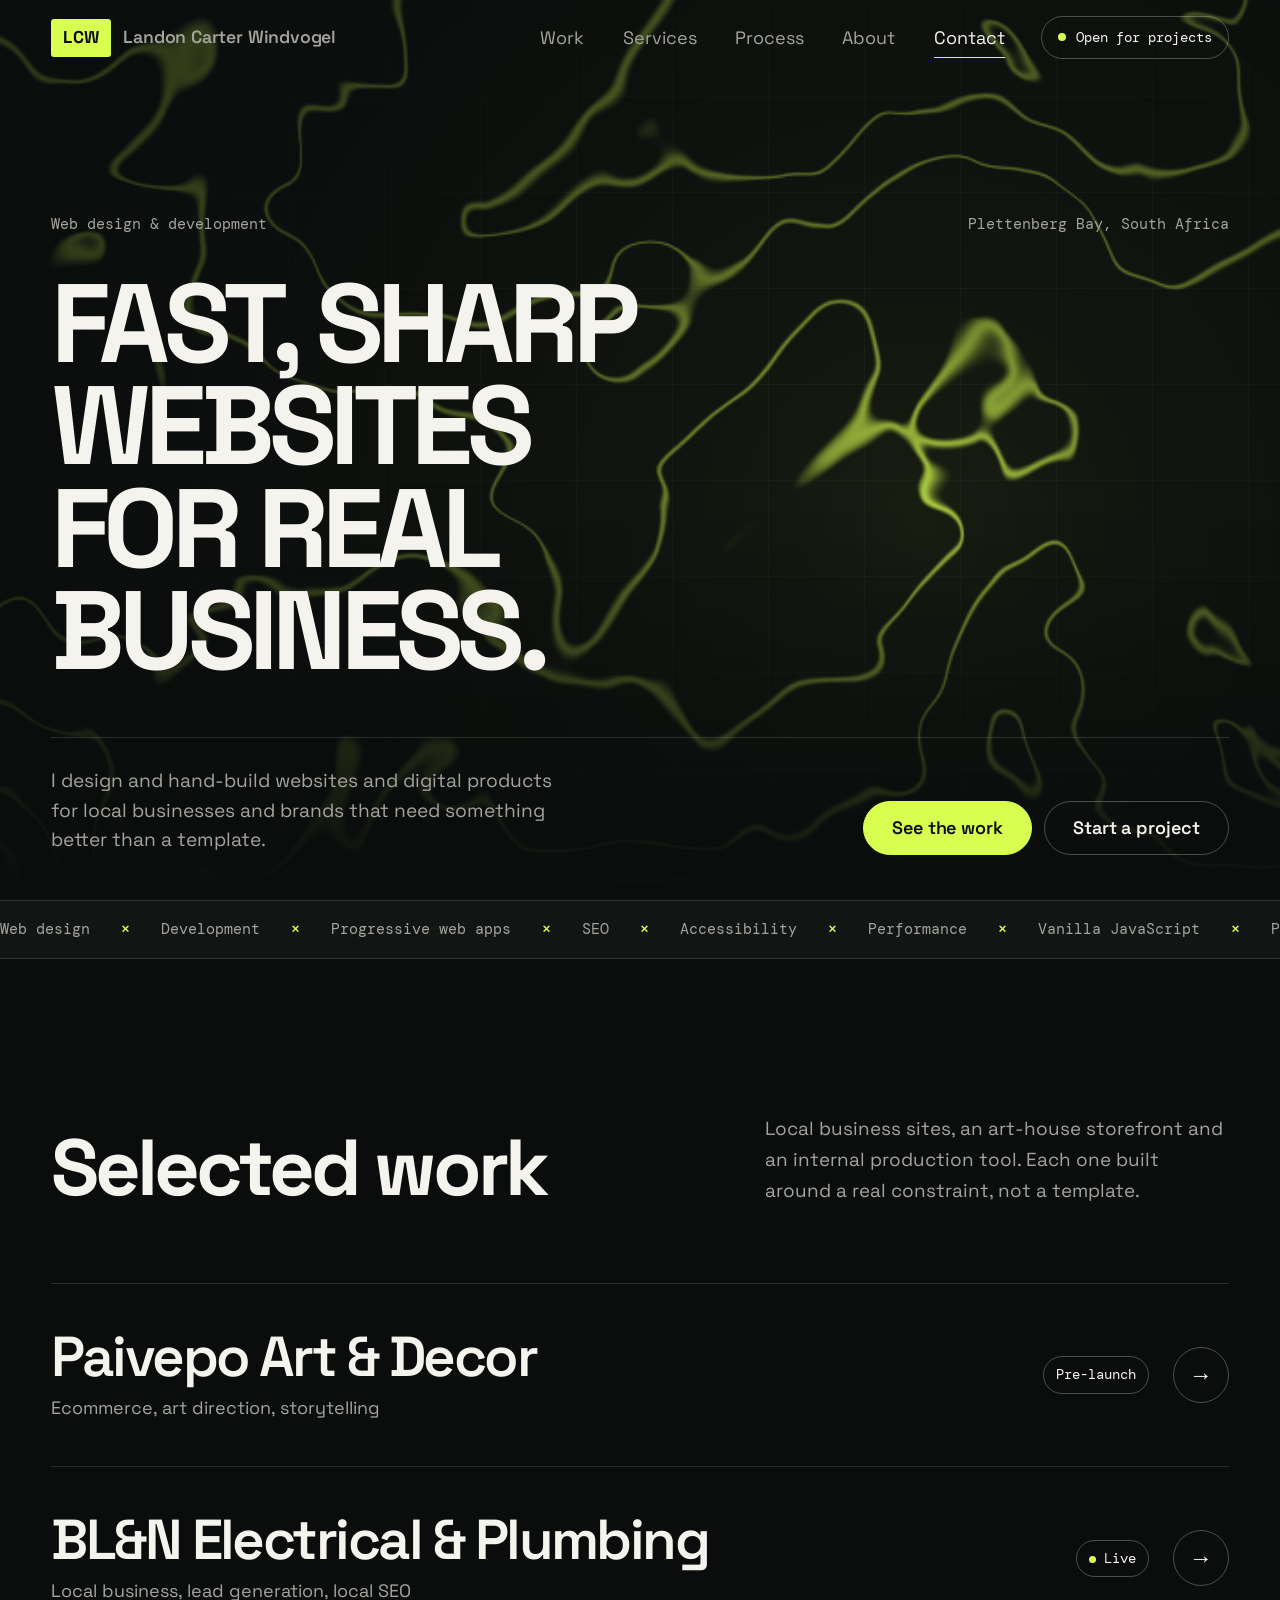
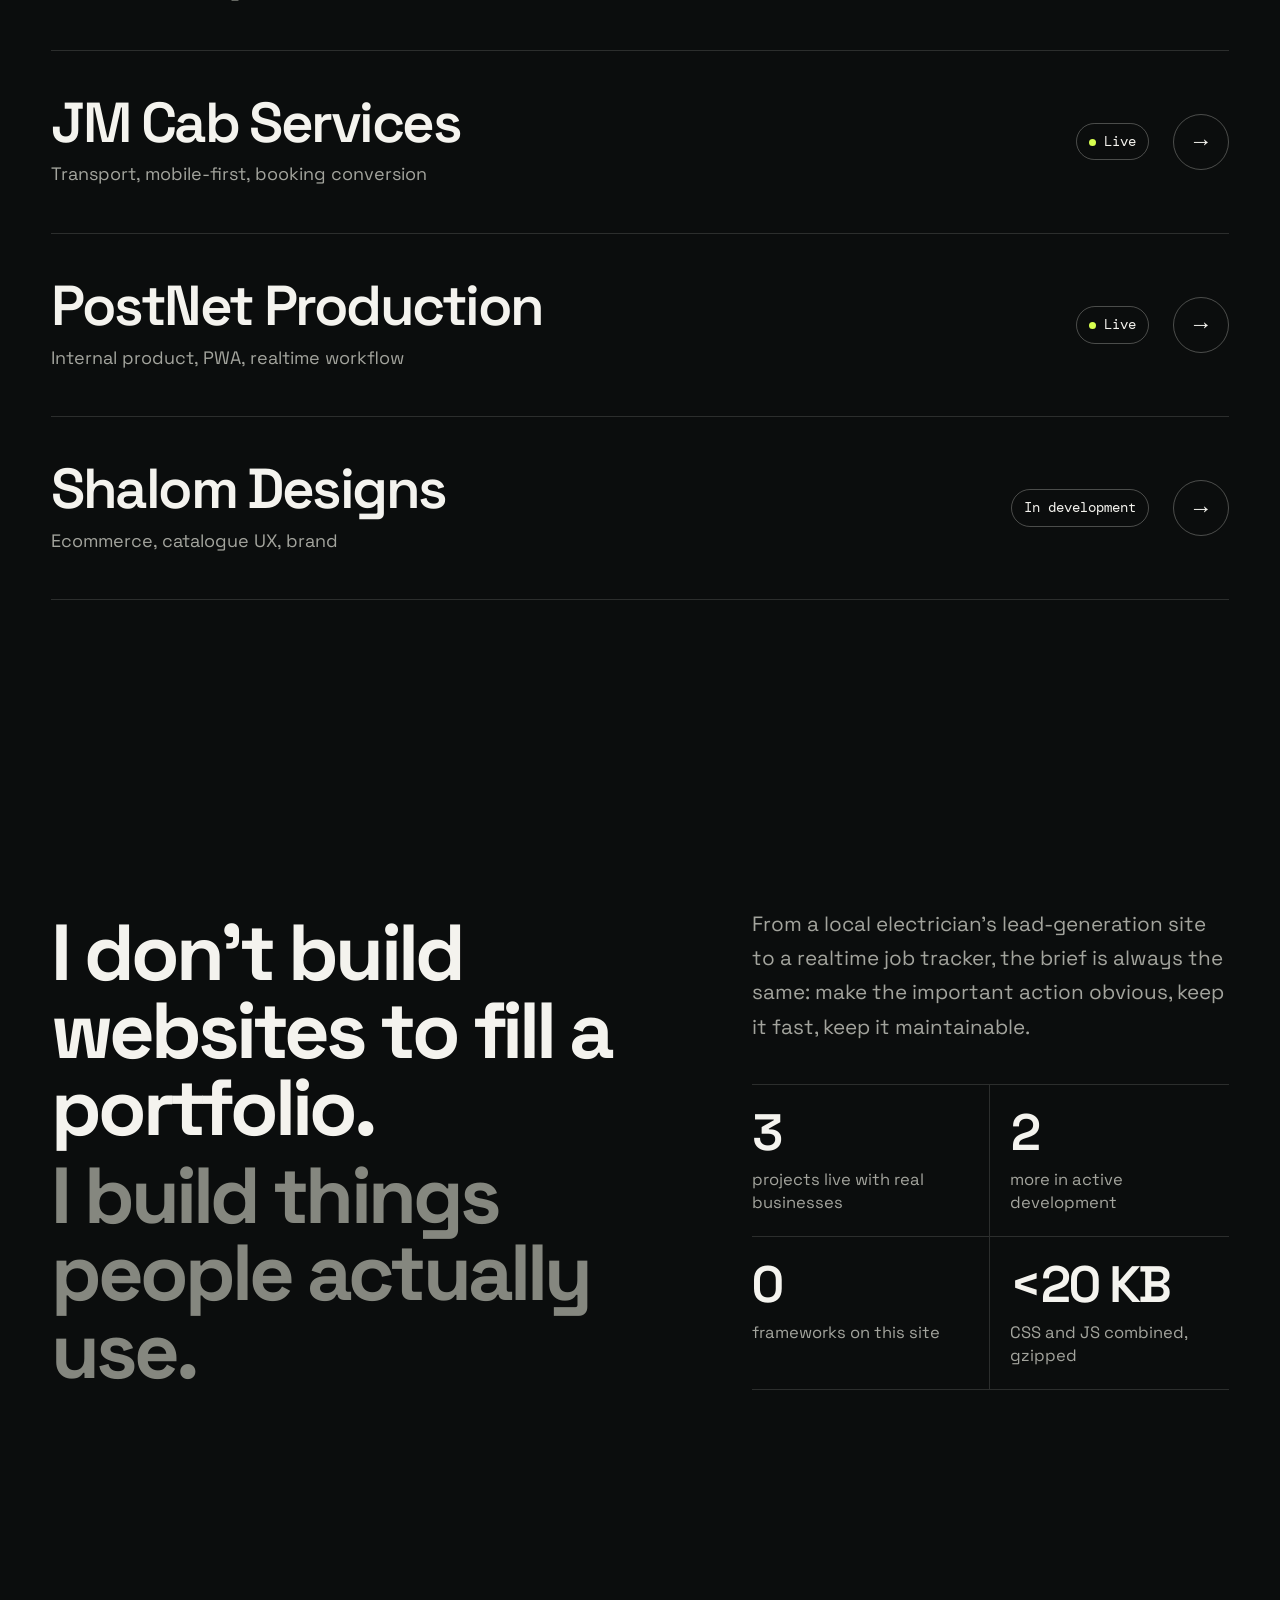
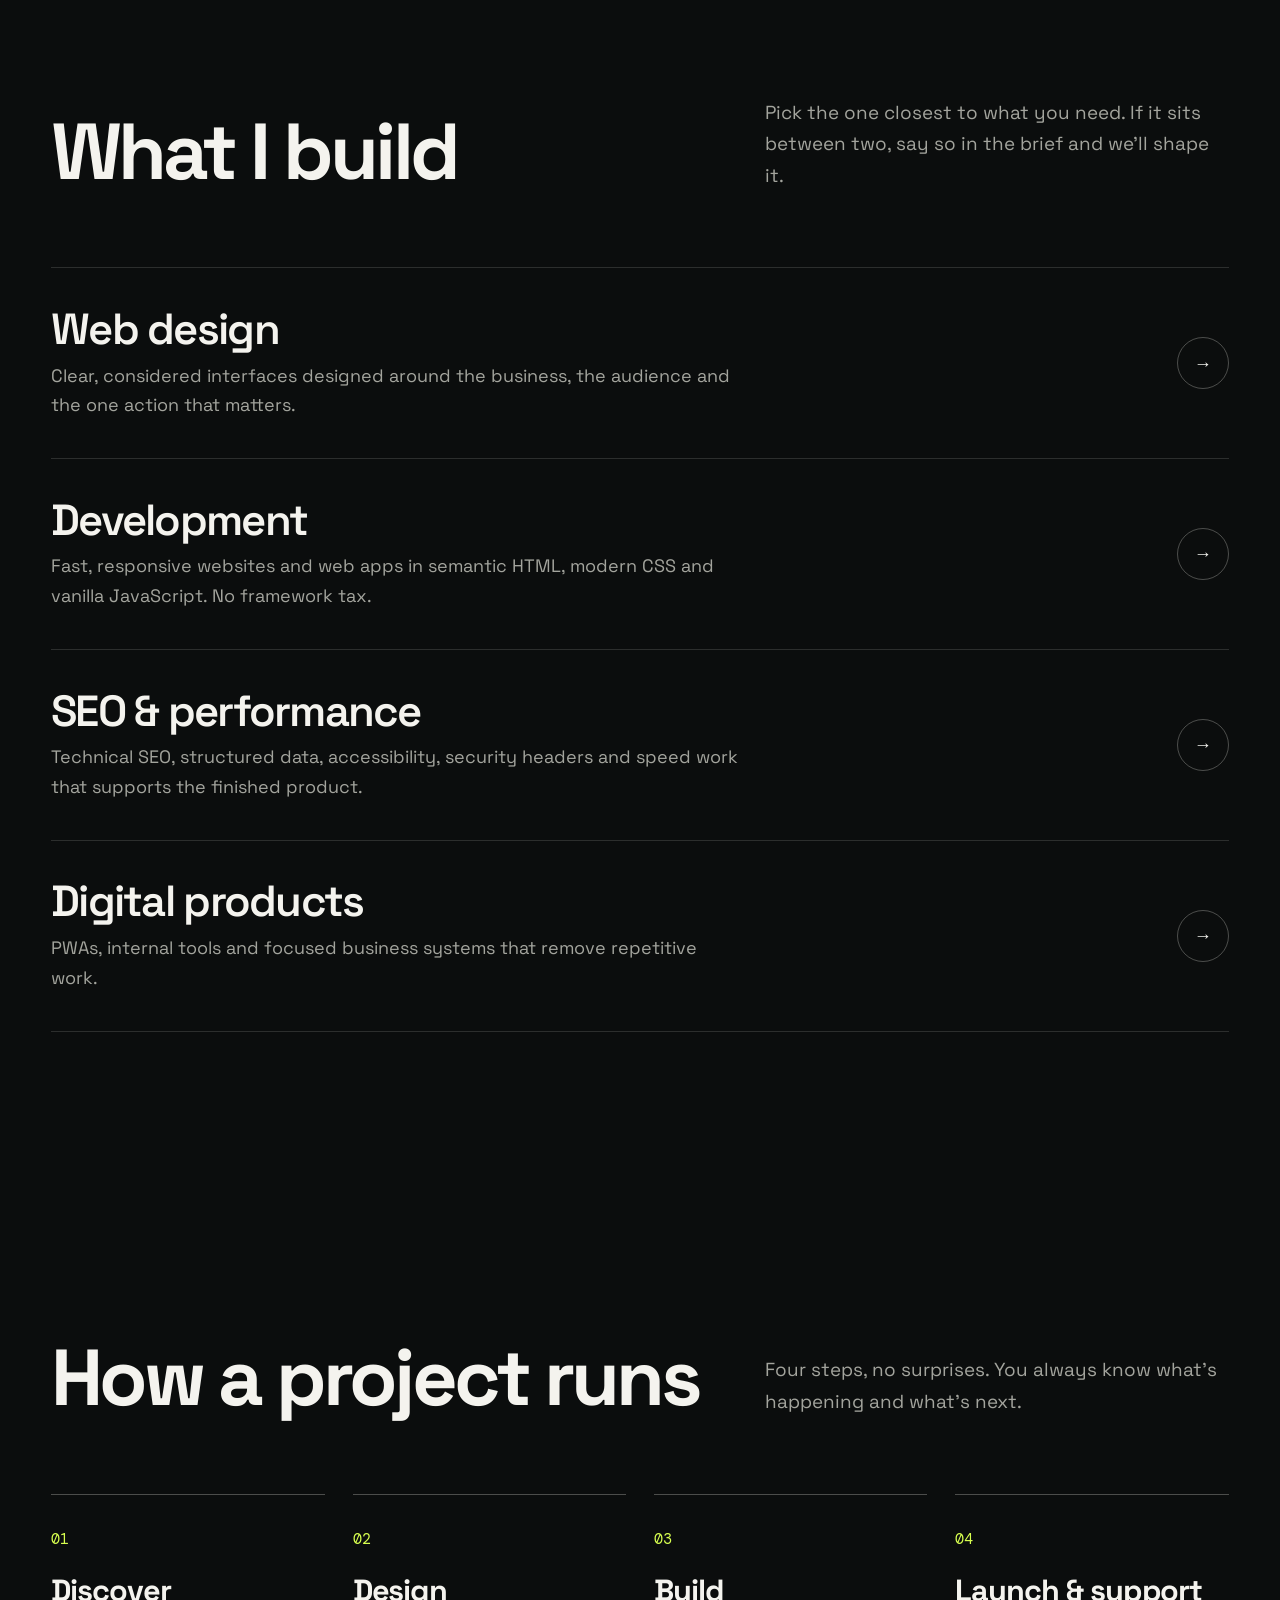
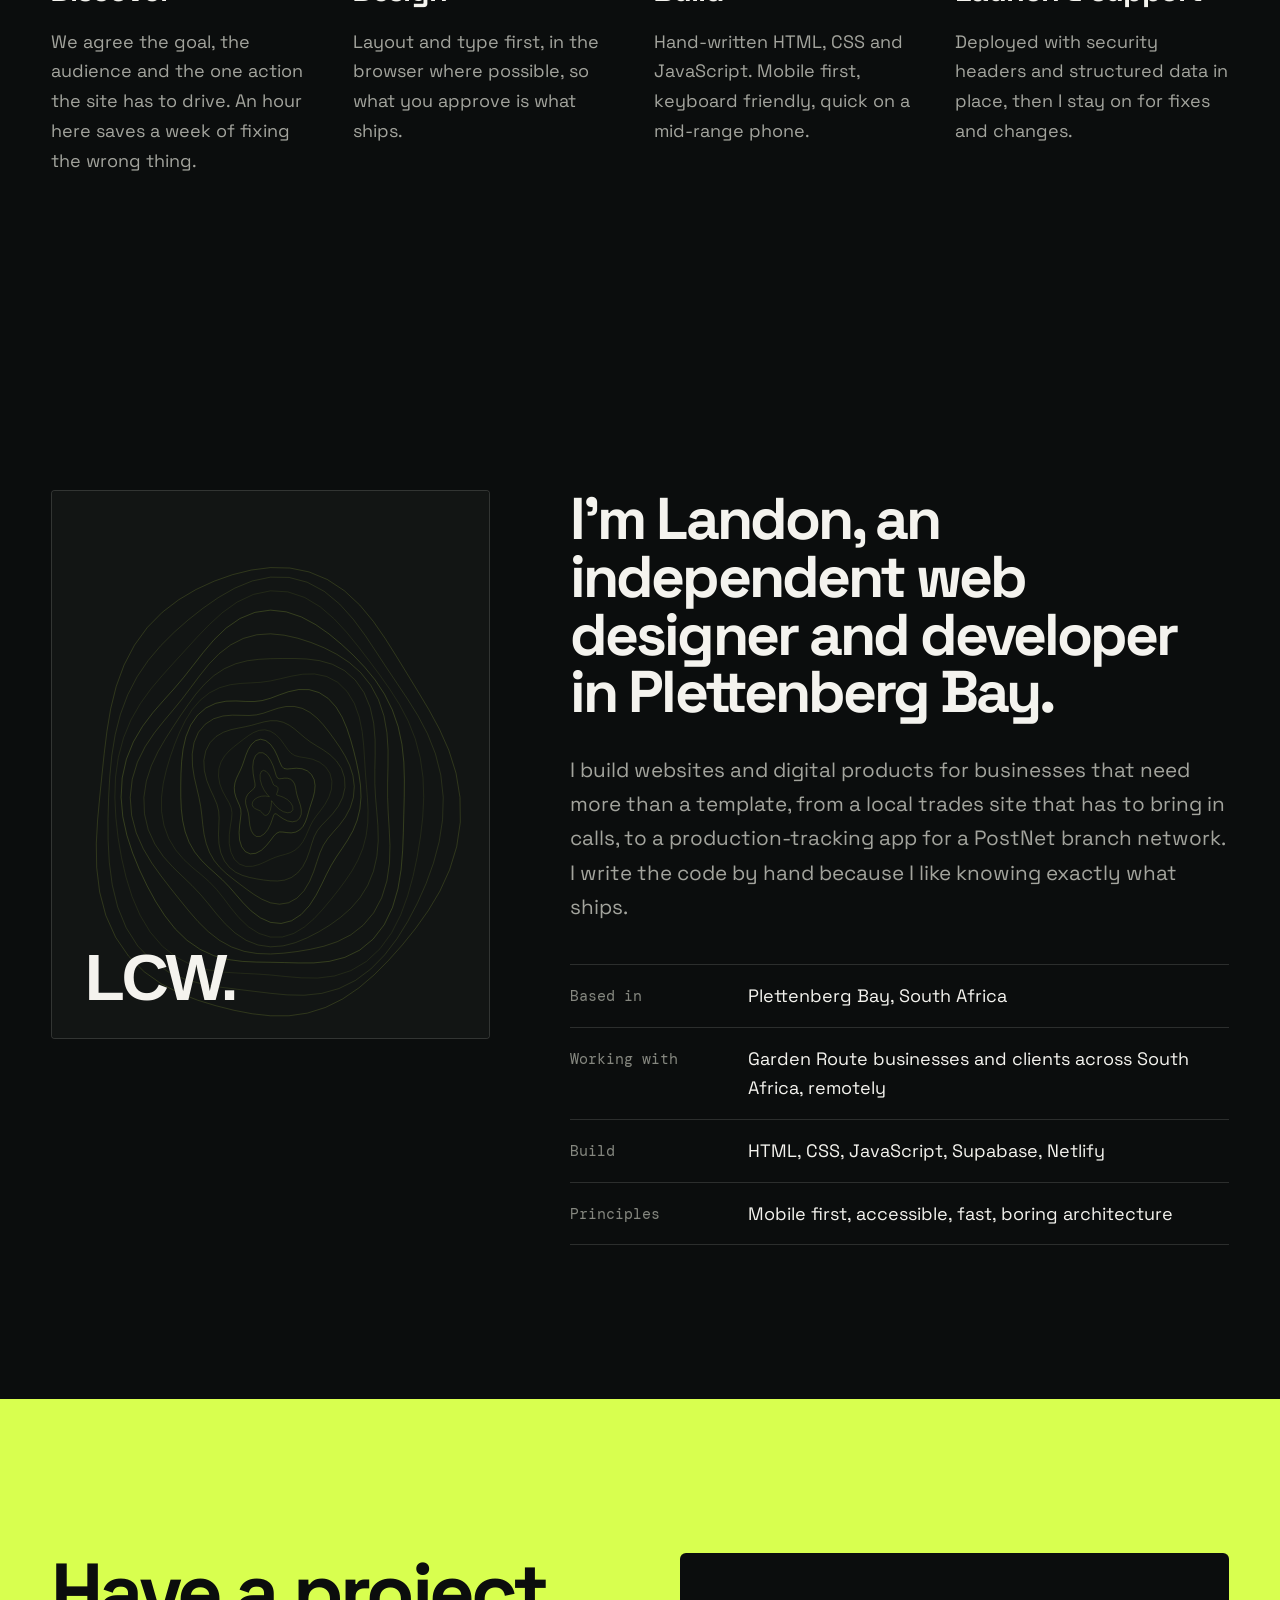
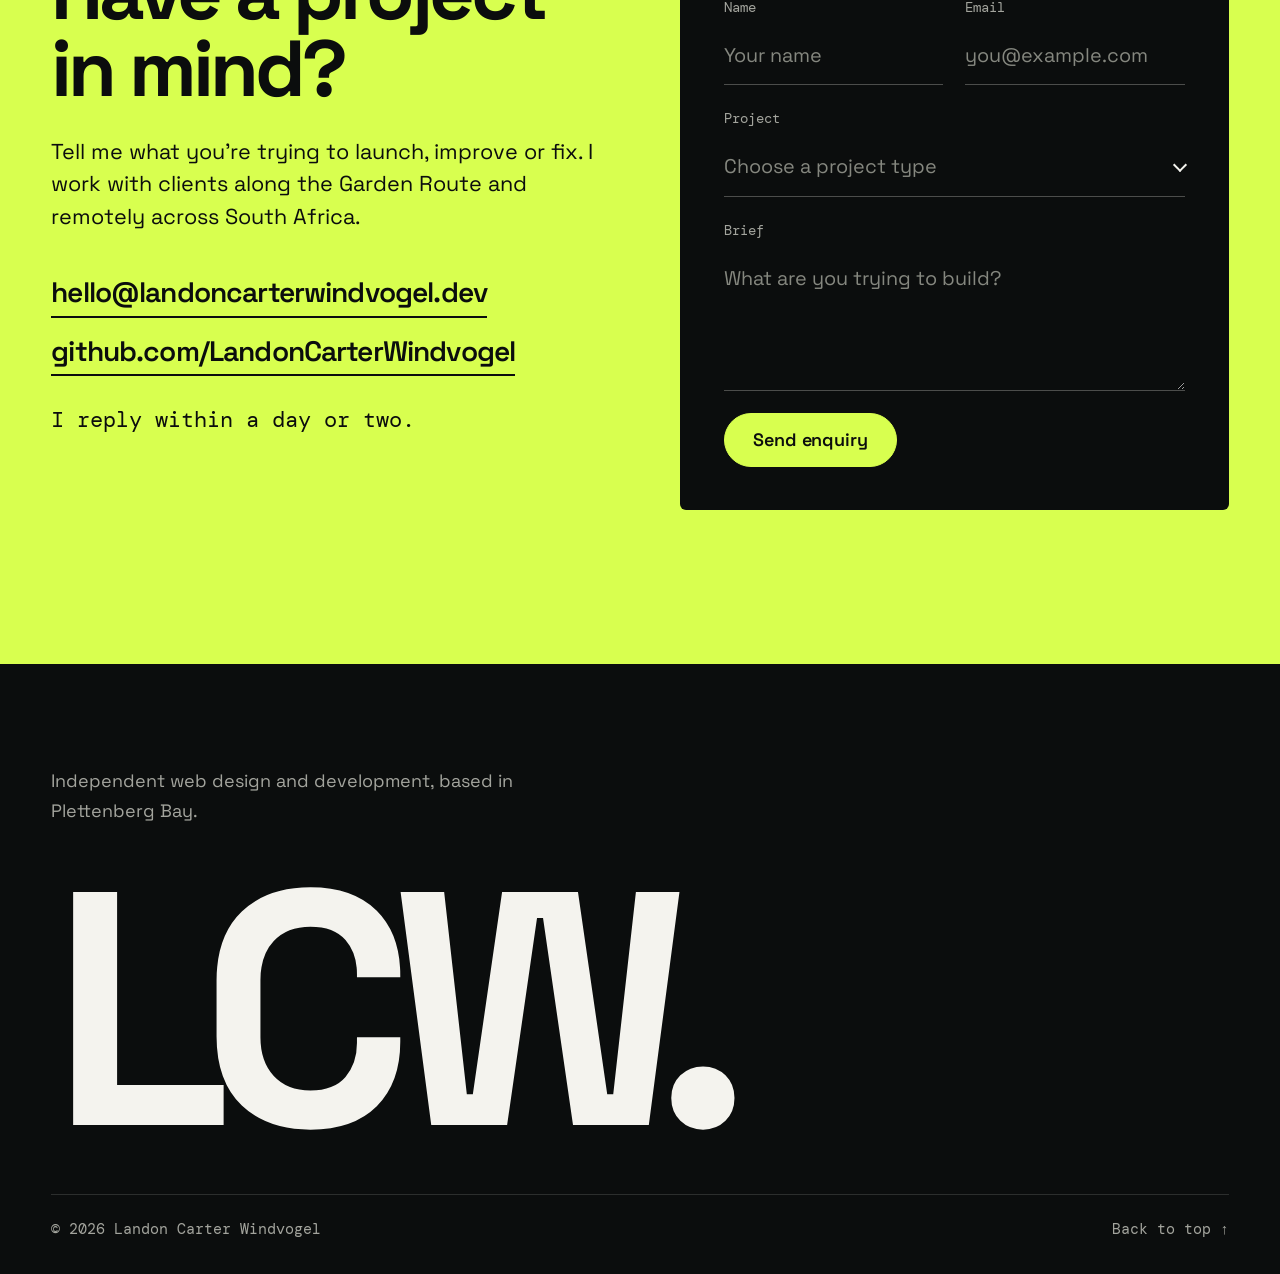
<file: index.html>
<!doctype html>
<html lang="en-ZA">
<head>
<meta charset="utf-8">
<meta name="viewport" content="width=device-width,initial-scale=1,viewport-fit=cover">
<title>Landon Carter Windvogel — Web Design &amp; Development, Plettenberg Bay</title>
<meta name="description" content="Independent web designer and developer in Plettenberg Bay, South Africa. Fast, accessible, hand-built websites and digital products for real businesses.">
<meta name="author" content="Landon Carter Windvogel">
<meta name="robots" content="index,follow,max-image-preview:large">
<link rel="canonical" href="https://landoncarterwindvogel.dev/">
<meta property="og:type" content="website">
<meta property="og:title" content="Landon Carter Windvogel — Web Design &amp; Development">
<meta property="og:description" content="Fast, accessible, hand-built websites and digital products for real businesses.">
<meta property="og:url" content="https://landoncarterwindvogel.dev/">
<meta property="og:image" content="https://landoncarterwindvogel.dev/assets/img/og-image.png">
<meta property="og:image:width" content="1200"><meta property="og:image:height" content="630">
<meta property="og:image:alt" content="Landon Carter Windvogel — Web design and development">
<meta property="og:locale" content="en_ZA"><meta property="og:site_name" content="Landon Carter Windvogel">
<meta name="twitter:card" content="summary_large_image">
<meta name="twitter:title" content="Landon Carter Windvogel — Web Design &amp; Development">
<meta name="twitter:description" content="Fast, accessible, hand-built websites and digital products for real businesses.">
<meta name="twitter:image" content="https://landoncarterwindvogel.dev/assets/img/og-image.png">
<meta name="theme-color" content="#0b0d0d"><meta name="color-scheme" content="dark">
<link rel="icon" href="favicon.svg" type="image/svg+xml"><link rel="icon" href="favicon.ico" sizes="32x32"><link rel="apple-touch-icon" href="apple-touch-icon.png"><link rel="manifest" href="site.webmanifest">
<script type="application/ld+json">{"@context":"https://schema.org","@graph":[{"@type":"WebSite","@id":"https://landoncarterwindvogel.dev/#site","url":"https://landoncarterwindvogel.dev/","name":"Landon Carter Windvogel","inLanguage":"en-ZA"},{"@type":"Person","@id":"https://landoncarterwindvogel.dev/#person","name":"Landon Carter Windvogel","url":"https://landoncarterwindvogel.dev/","jobTitle":"Web Designer & Developer","email":"hello@landoncarterwindvogel.dev","sameAs":["https://github.com/LandonCarterWindvogel"],"address":{"@type":"PostalAddress","addressLocality":"Plettenberg Bay","addressRegion":"Western Cape","addressCountry":"ZA"}},{"@type":"ProfessionalService","@id":"https://landoncarterwindvogel.dev/#service","name":"Landon Carter Windvogel — Web Design & Development","url":"https://landoncarterwindvogel.dev/","founder":{"@id":"https://landoncarterwindvogel.dev/#person"},"areaServed":["Plettenberg Bay","Garden Route","South Africa"],"address":{"@type":"PostalAddress","addressLocality":"Plettenberg Bay","addressRegion":"Western Cape","addressCountry":"ZA"},"serviceType":["Web design","Web development","Progressive web apps","SEO","Performance optimisation"]}]}</script>
<link rel="preload" href="assets/fonts/space-grotesk-latin-wght-normal.woff2" as="font" type="font/woff2" crossorigin>
<link rel="stylesheet" href="assets/css/site.css">
<script>document.documentElement.classList.add("js")</script>
<script src="assets/js/main.js" defer></script>
<script src="assets/js/hero-gl.js" defer></script>
</head>
<body>
<a class="skip-link" href="#main-content">Skip to content</a>
<header class="site-header" data-site-header><div class="shell site-header__inner"><a class="brand" href="#home" aria-label="Landon Carter Windvogel, home"><span class="brand__mark">LCW</span><span class="brand__name">Landon Carter Windvogel</span></a><nav class="desktop-nav" aria-label="Primary navigation"><a href="#work">Work</a><a href="#services">Services</a><a href="#process">Process</a><a href="#about">About</a><a href="#contact">Contact</a></nav><a class="header-status" href="#contact"><i></i>Open for projects</a><button class="menu-toggle" type="button" aria-expanded="false" aria-controls="mobile-menu" aria-label="Open menu"><span></span><span></span></button></div></header>
<div class="mobile-menu" id="mobile-menu" aria-hidden="true"><nav aria-label="Mobile navigation"><a href="#work">Work</a><a href="#services">Services</a><a href="#process">Process</a><a href="#about">About</a><a href="#contact">Contact</a></nav><div><span>Open for projects</span><a href="https://github.com/LandonCarterWindvogel" target="_blank" rel="noopener noreferrer">GitHub ↗</a></div></div>
<main id="main-content">

<section class="hero" id="home">
<canvas class="hero__gl" id="hero-gl" aria-hidden="true"></canvas>
<div class="shell">
<div class="hero-top"><p>Web design &amp; development</p><p>Plettenberg Bay, South Africa</p></div>
<h1><span class="line"><span>Fast, sharp</span></span> <span class="line"><span>websites</span></span> <span class="line"><span>for real</span></span> <span class="line"><span>business.</span></span></h1>
<div class="hero-bottom"><p>I design and hand-build websites and digital products for local businesses and brands that need something better than a template.</p><div class="hero-actions"><a class="button button--solid" data-magnetic href="#work">See the work</a><a class="button" data-magnetic href="#contact">Start a project</a></div></div>
</div>
</section>

<div class="ticker" aria-hidden="true"><div><span>Web design <b>×</b> Development <b>×</b> Progressive web apps <b>×</b> SEO <b>×</b> Accessibility <b>×</b> Performance <b>×</b> Vanilla JavaScript <b>×</b> Plettenberg Bay <b>×</b></span><span>Web design <b>×</b> Development <b>×</b> Progressive web apps <b>×</b> SEO <b>×</b> Accessibility <b>×</b> Performance <b>×</b> Vanilla JavaScript <b>×</b> Plettenberg Bay <b>×</b></span></div></div>

<section class="section work-section" id="work" aria-labelledby="work-title"><div class="shell">
<div class="section-head reveal"><h2 id="work-title">Selected work</h2><p>Local business sites, an art-house storefront and an internal production tool. Each one built around a real constraint, not a template.</p></div>
<div class="work-list">

<a class="work-item" href="projects/paivepo.html"><div class="work-item__body"><h3>Paivepo Art &amp; Decor</h3><p>Ecommerce, art direction, storytelling</p></div><span class="work-item__status" data-state="soon">Pre-launch</span><span class="work-item__arrow" aria-hidden="true">→</span><figure><img src="assets/img/paivepo-preview.svg" data-fallback="assets/img/paivepo-preview.svg" alt="Preview artwork for the Paivepo Art &amp; Decor website" width="1400" height="875" loading="lazy" decoding="async"></figure></a>

<a class="work-item" href="projects/bln-electrical.html"><div class="work-item__body"><h3>BL&amp;N Electrical &amp; Plumbing</h3><p>Local business, lead generation, local SEO</p></div><span class="work-item__status" data-state="live">Live</span><span class="work-item__arrow" aria-hidden="true">→</span><figure><img src="assets/img/bln-electrical-preview.svg" data-fallback="assets/img/bln-electrical-preview.svg" alt="Preview artwork for the BL&amp;N Electrical &amp; Plumbing website" width="1400" height="875" loading="lazy" decoding="async"></figure></a>

<a class="work-item" href="projects/jm-cab-services.html"><div class="work-item__body"><h3>JM Cab Services</h3><p>Transport, mobile-first, booking conversion</p></div><span class="work-item__status" data-state="live">Live</span><span class="work-item__arrow" aria-hidden="true">→</span><figure><img src="assets/img/jm-cab-services-preview.svg" data-fallback="assets/img/jm-cab-services-preview.svg" alt="Preview artwork for the JM Cab Services website" width="1400" height="875" loading="lazy" decoding="async"></figure></a>

<a class="work-item" href="projects/postnet-production.html"><div class="work-item__body"><h3>PostNet Production</h3><p>Internal product, PWA, realtime workflow</p></div><span class="work-item__status" data-state="live">Live</span><span class="work-item__arrow" aria-hidden="true">→</span><figure><img src="assets/img/postnet-preview.svg" data-fallback="assets/img/postnet-preview.svg" alt="Preview artwork for the PostNet Production app" width="1400" height="875" loading="lazy" decoding="async"></figure></a>

<a class="work-item" href="projects/shalom-designs.html"><div class="work-item__body"><h3>Shalom Designs</h3><p>Ecommerce, catalogue UX, brand</p></div><span class="work-item__status" data-state="wip">In development</span><span class="work-item__arrow" aria-hidden="true">→</span><figure><img src="assets/img/shalom-designs-preview.svg" data-fallback="assets/img/shalom-designs-preview.svg" alt="Preview artwork for the Shalom Designs website" width="1400" height="875" loading="lazy" decoding="async"></figure></a>

</div></div></section>

<section class="section statement" aria-label="Approach"><div class="shell statement-grid">
<div class="reveal"><h2>I don't build websites to fill a portfolio.</h2><h2>I build things people actually use.</h2></div>
<div class="statement-copy reveal"><p>From a local electrician's lead-generation site to a realtime job tracker, the brief is always the same: make the important action obvious, keep it fast, keep it maintainable.</p>
<div class="stats"><div><strong data-count="3">3</strong><span>projects live with real businesses</span></div><div><strong data-count="2">2</strong><span>more in active development</span></div><div><strong>0</strong><span>frameworks on this site</span></div><div><strong>&lt;20 KB</strong><span>CSS and JS combined, gzipped</span></div></div></div>
</div></section>

<section class="section services" id="services" aria-labelledby="services-title"><div class="shell">
<div class="section-head reveal"><h2 id="services-title">What I build</h2><p>Pick the one closest to what you need. If it sits between two, say so in the brief and we'll shape it.</p></div>
<div class="service-list">
<a class="service" href="#contact" data-service="Website design &amp; build"><div><h3>Web design</h3></div><p>Clear, considered interfaces designed around the business, the audience and the one action that matters.</p><b aria-hidden="true">→</b></a>
<a class="service" href="#contact" data-service="Web app / PWA"><div><h3>Development</h3></div><p>Fast, responsive websites and web apps in semantic HTML, modern CSS and vanilla JavaScript. No framework tax.</p><b aria-hidden="true">→</b></a>
<a class="service" href="#contact" data-service="SEO &amp; performance"><div><h3>SEO &amp; performance</h3></div><p>Technical SEO, structured data, accessibility, security headers and speed work that supports the finished product.</p><b aria-hidden="true">→</b></a>
<a class="service" href="#contact" data-service="Digital product / internal tool"><div><h3>Digital products</h3></div><p>PWAs, internal tools and focused business systems that remove repetitive work.</p><b aria-hidden="true">→</b></a>
</div></div></section>

<section class="section process" id="process" aria-labelledby="process-title"><div class="shell">
<div class="section-head reveal"><h2 id="process-title">How a project runs</h2><p>Four steps, no surprises. You always know what's happening and what's next.</p></div>
<ol class="process-list">
<li class="reveal"><h3>Discover</h3><p>We agree the goal, the audience and the one action the site has to drive. An hour here saves a week of fixing the wrong thing.</p></li>
<li class="reveal"><h3>Design</h3><p>Layout and type first, in the browser where possible, so what you approve is what ships.</p></li>
<li class="reveal"><h3>Build</h3><p>Hand-written HTML, CSS and JavaScript. Mobile first, keyboard friendly, quick on a mid-range phone.</p></li>
<li class="reveal"><h3>Launch &amp; support</h3><p>Deployed with security headers and structured data in place, then I stay on for fixes and changes.</p></li>
</ol></div></section>

<section class="section about" id="about" aria-labelledby="about-title"><div class="shell about-grid">
<figure class="portrait reveal"><img src="assets/img/landon-placeholder.svg" alt="" width="800" height="1000" loading="lazy" decoding="async"></figure>
<div class="about-copy reveal"><h2 id="about-title">I'm Landon, an independent web designer and developer in Plettenberg Bay.</h2>
<p>I build websites and digital products for businesses that need more than a template, from a local trades site that has to bring in calls, to a production-tracking app for a PostNet branch network. I write the code by hand because I like knowing exactly what ships.</p>
<dl><div><dt>Based in</dt><dd>Plettenberg Bay, South Africa</dd></div><div><dt>Working with</dt><dd>Garden Route businesses and clients across South Africa, remotely</dd></div><div><dt>Build</dt><dd>HTML, CSS, JavaScript, Supabase, Netlify</dd></div><div><dt>Principles</dt><dd>Mobile first, accessible, fast, boring architecture</dd></div></dl></div>
</div></section>

<section class="section contact" id="contact" aria-labelledby="contact-title"><div class="shell contact-grid">
<div class="contact-copy reveal"><h2 id="contact-title">Have a project in mind?</h2><p>Tell me what you're trying to launch, improve or fix. I work with clients along the Garden Route and remotely across South Africa.</p><div class="contact-links"><a href="mailto:hello@landoncarterwindvogel.dev">hello@landoncarterwindvogel.dev</a><a href="https://github.com/LandonCarterWindvogel" target="_blank" rel="noopener noreferrer">github.com/LandonCarterWindvogel</a></div><p class="contact-meta">I reply within a day or two.</p></div>
<form class="contact-form reveal" name="contact" method="POST" data-netlify="true" netlify-honeypot="company"><input type="hidden" name="form-name" value="contact"><p class="honeypot"><label>Company <input name="company" tabindex="-1" autocomplete="off"></label></p>
<div class="field-row"><label class="field"><span>Name</span><input name="name" type="text" autocomplete="name" placeholder="Your name" required></label><label class="field"><span>Email</span><input name="email" type="email" autocomplete="email" placeholder="you@example.com" required></label></div>
<div class="field field--project"><label class="field__label" id="project-type-label" for="project-type">Project</label><div class="select-control" data-custom-select><select class="select-control__native" id="project-type" name="project-type" aria-labelledby="project-type-label" required><option value="" selected disabled>Choose a project type</option><option>Website design &amp; build</option><option>Web app / PWA</option><option>SEO &amp; performance</option><option>Website maintenance</option><option>Digital product / internal tool</option><option>Something else</option></select></div></div>
<label class="field"><span>Brief</span><textarea name="message" placeholder="What are you trying to build?" required></textarea></label>
<div class="form-footer"><button class="button button--dark" type="submit">Send enquiry</button><p class="form-status" role="status" aria-live="polite"></p></div></form>
</div></section>

</main>
<footer class="footer"><div class="shell"><p>Independent web design and development, based in Plettenberg Bay.</p><strong aria-hidden="true">LCW.</strong><div><span>© <span data-current-year></span> Landon Carter Windvogel</span><a href="#home">Back to top ↑</a></div></div></footer>
</body></html>
</file>
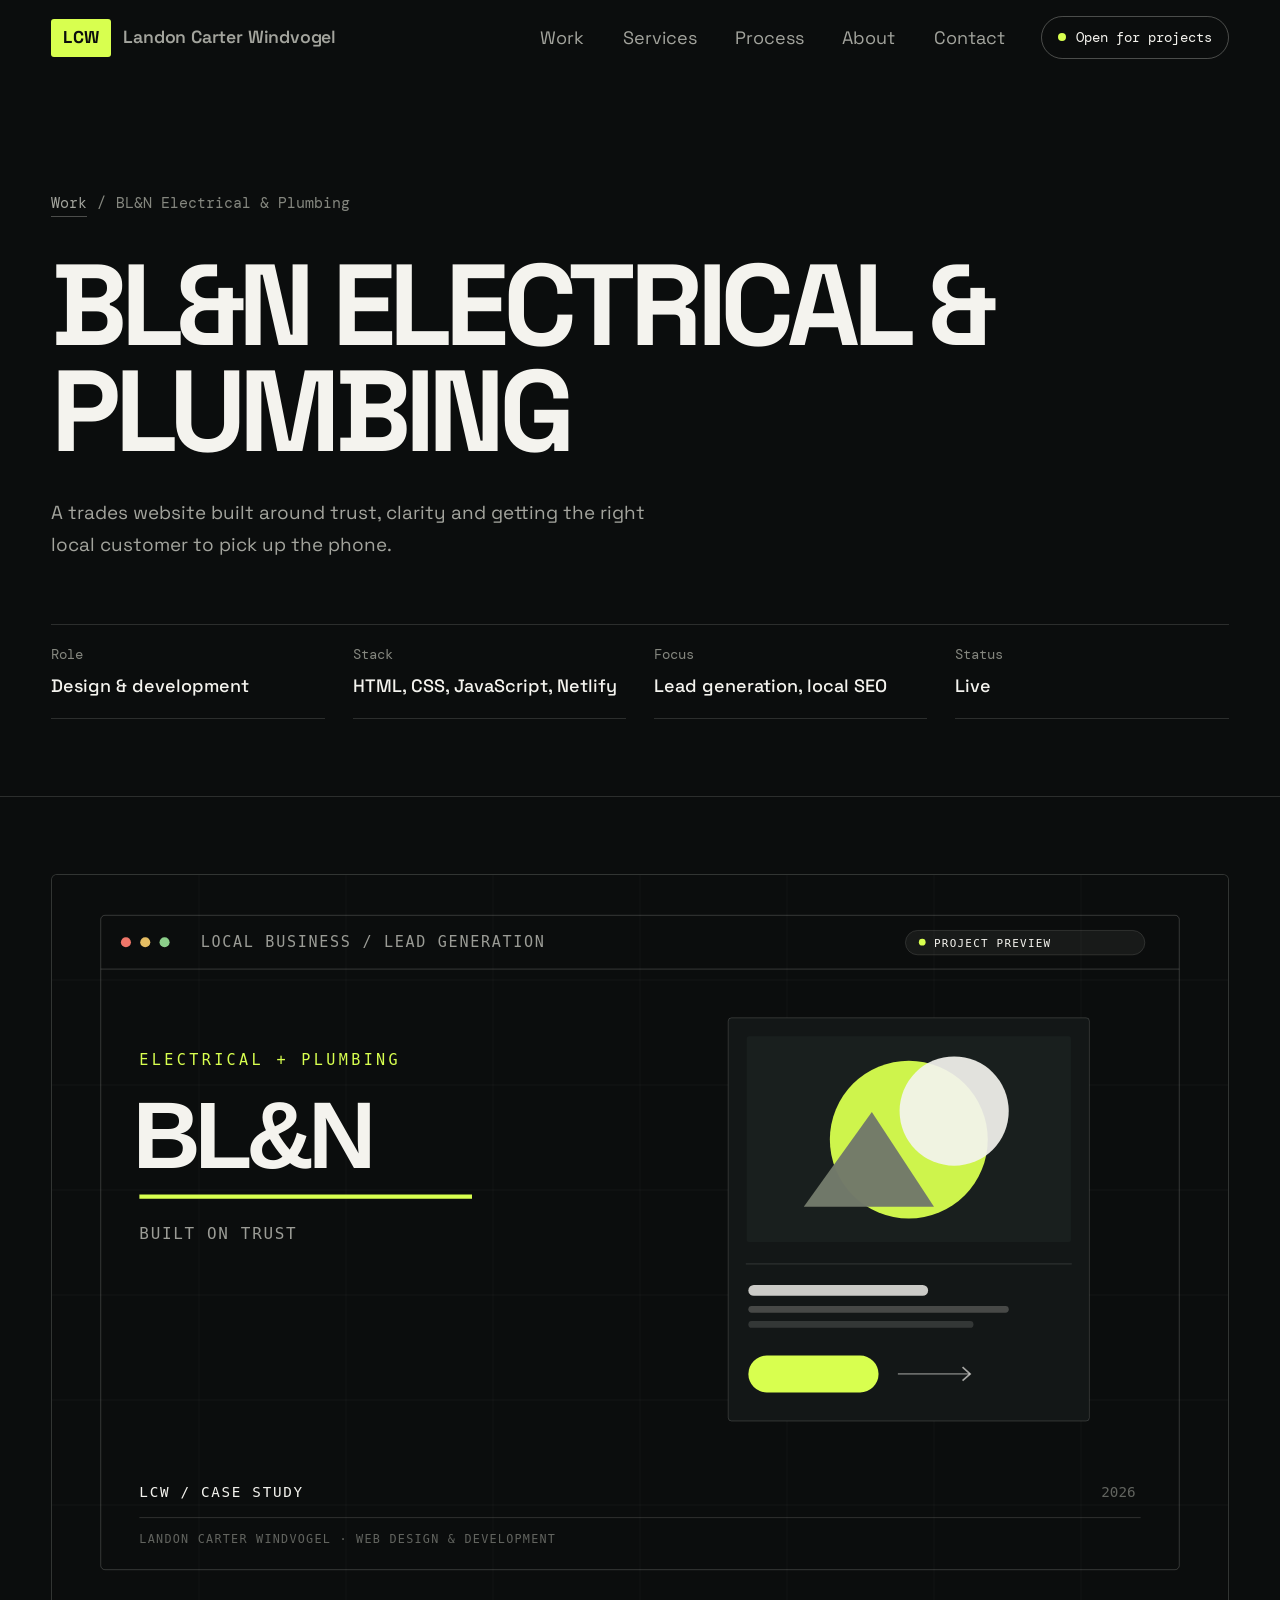
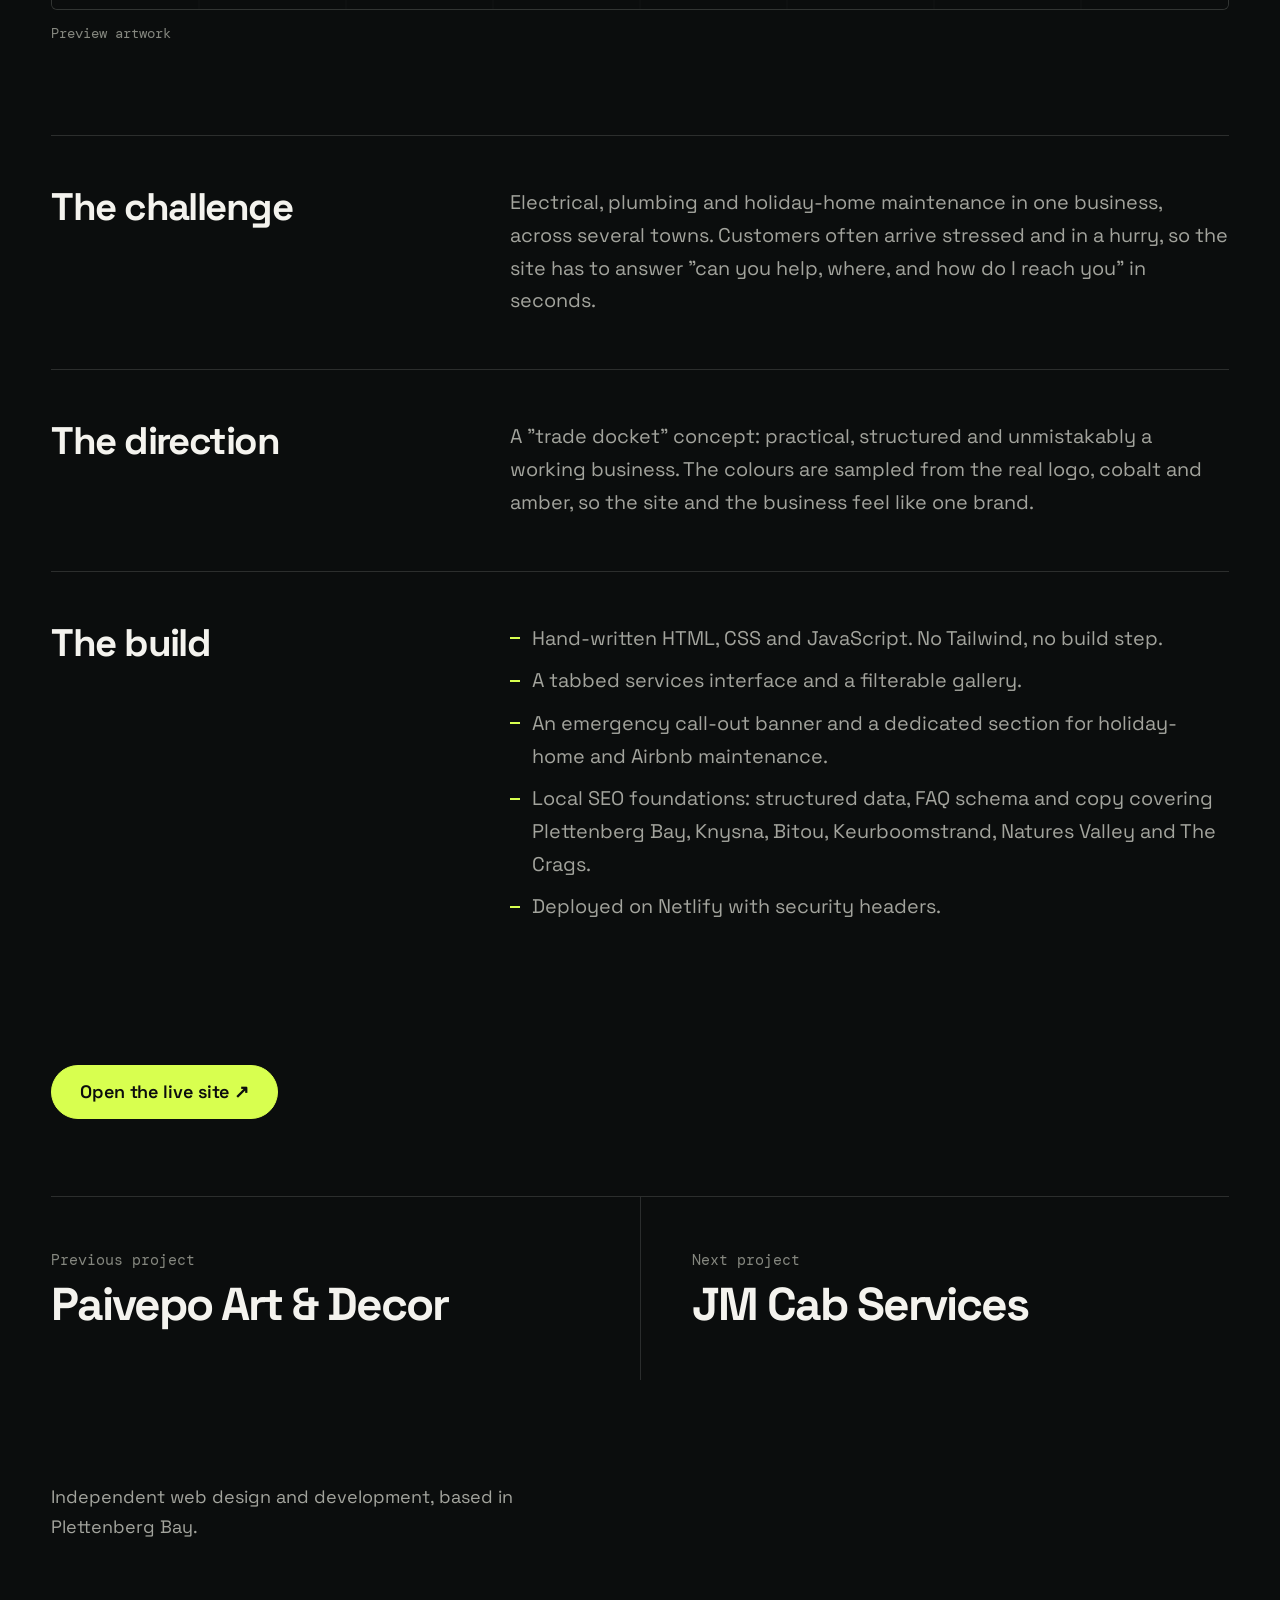
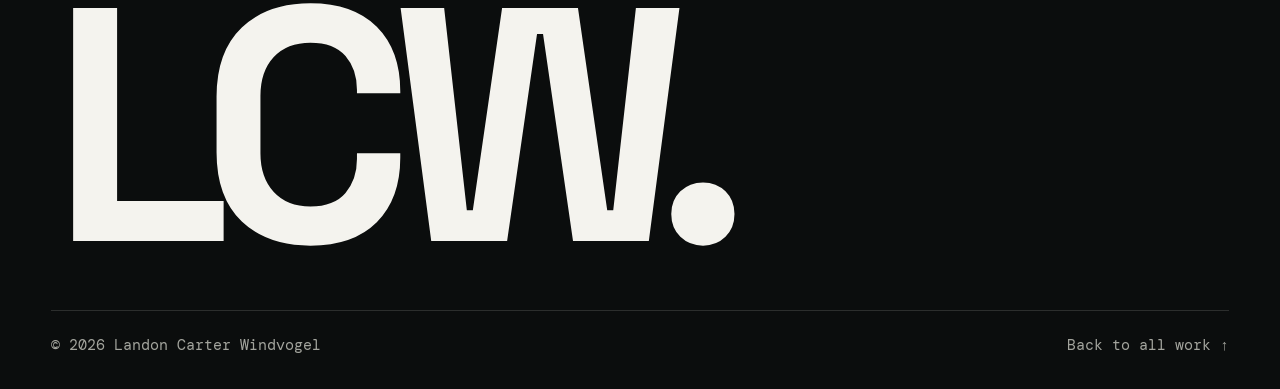
<file: projects/bln-electrical.html>
<!doctype html>
<html lang="en-ZA">
<head>
<meta charset="utf-8">
<meta name="viewport" content="width=device-width,initial-scale=1,viewport-fit=cover">
<title>BL&amp;N Electrical &amp; Plumbing — Case study | Landon Carter Windvogel</title>
<meta name="description" content="Case study: BL&amp;N Electrical &amp; Plumbing, a hand-built trades website for Plettenberg Bay focused on lead generation and local SEO.">
<meta name="author" content="Landon Carter Windvogel">
<meta name="robots" content="index,follow,max-image-preview:large">
<link rel="canonical" href="https://landoncarterwindvogel.dev/projects/bln-electrical.html">
<meta property="og:type" content="article"><meta property="og:title" content="BL&amp;N Electrical &amp; Plumbing — Case study | Landon Carter Windvogel"><meta property="og:description" content="Case study: BL&amp;N Electrical &amp; Plumbing, a hand-built trades website for Plettenberg Bay focused on lead generation and local SEO."><meta property="og:url" content="https://landoncarterwindvogel.dev/projects/bln-electrical.html">
<meta property="og:image" content="https://landoncarterwindvogel.dev/assets/img/og-image.png"><meta property="og:locale" content="en_ZA"><meta property="og:site_name" content="Landon Carter Windvogel">
<meta name="twitter:card" content="summary_large_image"><meta name="twitter:image" content="https://landoncarterwindvogel.dev/assets/img/og-image.png">
<meta name="theme-color" content="#0b0d0d"><meta name="color-scheme" content="dark">
<link rel="icon" href="../favicon.svg" type="image/svg+xml"><link rel="icon" href="../favicon.ico" sizes="32x32"><link rel="apple-touch-icon" href="../apple-touch-icon.png"><link rel="manifest" href="../site.webmanifest">
<script type="application/ld+json">{"@context":"https://schema.org","@type":"BreadcrumbList","itemListElement":[{"@type":"ListItem","position":1,"name":"Home","item":"https://landoncarterwindvogel.dev/"},{"@type":"ListItem","position":2,"name":"Work","item":"https://landoncarterwindvogel.dev/#work"},{"@type":"ListItem","position":3,"name":"BL&N Electrical & Plumbing","item":"https://landoncarterwindvogel.dev/projects/bln-electrical.html"}]}</script>
<link rel="preload" href="../assets/fonts/space-grotesk-latin-wght-normal.woff2" as="font" type="font/woff2" crossorigin>
<link rel="stylesheet" href="../assets/css/site.css">
<script>document.documentElement.classList.add("js")</script>
<script src="../assets/js/main.js" defer></script>
</head><body>
<a class="skip-link" href="#main-content">Skip to content</a>
<header class="site-header" data-site-header><div class="shell site-header__inner"><a class="brand" href="../index.html" aria-label="Landon Carter Windvogel, home"><span class="brand__mark">LCW</span><span class="brand__name">Landon Carter Windvogel</span></a><nav class="desktop-nav" aria-label="Primary navigation"><a href="../index.html#work">Work</a><a href="../index.html#services">Services</a><a href="../index.html#process">Process</a><a href="../index.html#about">About</a><a href="../index.html#contact">Contact</a></nav><a class="header-status" href="../index.html#contact"><i></i>Open for projects</a><button class="menu-toggle" type="button" aria-expanded="false" aria-controls="mobile-menu" aria-label="Open menu"><span></span><span></span></button></div></header>
<div class="mobile-menu" id="mobile-menu" aria-hidden="true"><nav aria-label="Mobile navigation"><a href="../index.html#work">Work</a><a href="../index.html#services">Services</a><a href="../index.html#process">Process</a><a href="../index.html#about">About</a><a href="../index.html#contact">Contact</a></nav><div><span>Open for projects</span><a href="https://github.com/LandonCarterWindvogel" target="_blank" rel="noopener noreferrer">GitHub ↗</a></div></div>
<main id="main-content">
<section class="case-hero"><div class="shell">
<nav class="crumbs" aria-label="Breadcrumb"><a href="../index.html#work">Work</a><span aria-hidden="true">/</span><span>BL&amp;N Electrical &amp; Plumbing</span></nav>
<h1>BL&amp;N Electrical &amp; Plumbing</h1>
<p class="lede">A trades website built around trust, clarity and getting the right local customer to pick up the phone.</p>
<dl class="case-facts"><div><dt>Role</dt><dd>Design &amp; development</dd></div><div><dt>Stack</dt><dd>HTML, CSS, JavaScript, Netlify</dd></div><div><dt>Focus</dt><dd>Lead generation, local SEO</dd></div><div><dt>Status</dt><dd>Live</dd></div></dl>
</div></section>
<div class="shell">
<figure class="case-shot"><div><img src="../assets/img/bln-electrical-preview.svg" data-fallback="../assets/img/bln-electrical-preview.svg" alt="Preview artwork for BL&amp;N Electrical &amp; Plumbing" width="1400" height="875" decoding="async"></div><figcaption>Preview artwork</figcaption></figure>
<div class="case-body">
<section class="case-block reveal"><h2>The challenge</h2><div><p>Electrical, plumbing and holiday-home maintenance in one business, across several towns. Customers often arrive stressed and in a hurry, so the site has to answer "can you help, where, and how do I reach you" in seconds.</p></div></section>
<section class="case-block reveal"><h2>The direction</h2><div><p>A "trade docket" concept: practical, structured and unmistakably a working business. The colours are sampled from the real logo, cobalt and amber, so the site and the business feel like one brand.</p></div></section>
<section class="case-block reveal"><h2>The build</h2><div><ul><li>Hand-written HTML, CSS and JavaScript. No Tailwind, no build step.</li><li>A tabbed services interface and a filterable gallery.</li><li>An emergency call-out banner and a dedicated section for holiday-home and Airbnb maintenance.</li><li>Local SEO foundations: structured data, FAQ schema and copy covering Plettenberg Bay, Knysna, Bitou, Keurboomstrand, Natures Valley and The Crags.</li><li>Deployed on Netlify with security headers.</li></ul></div></section>
</div>
<div class="case-actions"><a class="button button--solid" data-magnetic href="https://bl-n-site.netlify.app/" target="_blank" rel="noopener noreferrer">Open the live site ↗</a></div>
</div>
<nav class="case-nav shell" aria-label="More projects"><a href="paivepo.html" rel="prev"><span>Previous project</span><strong>Paivepo Art &amp; Decor</strong></a><a href="jm-cab-services.html" rel="next"><span>Next project</span><strong>JM Cab Services</strong></a></nav>
</main>
<footer class="footer"><div class="shell"><p>Independent web design and development, based in Plettenberg Bay.</p><strong aria-hidden="true">LCW.</strong><div><span>© <span data-current-year></span> Landon Carter Windvogel</span><a href="../index.html#work">Back to all work ↑</a></div></div></footer>
</body></html>
</file>
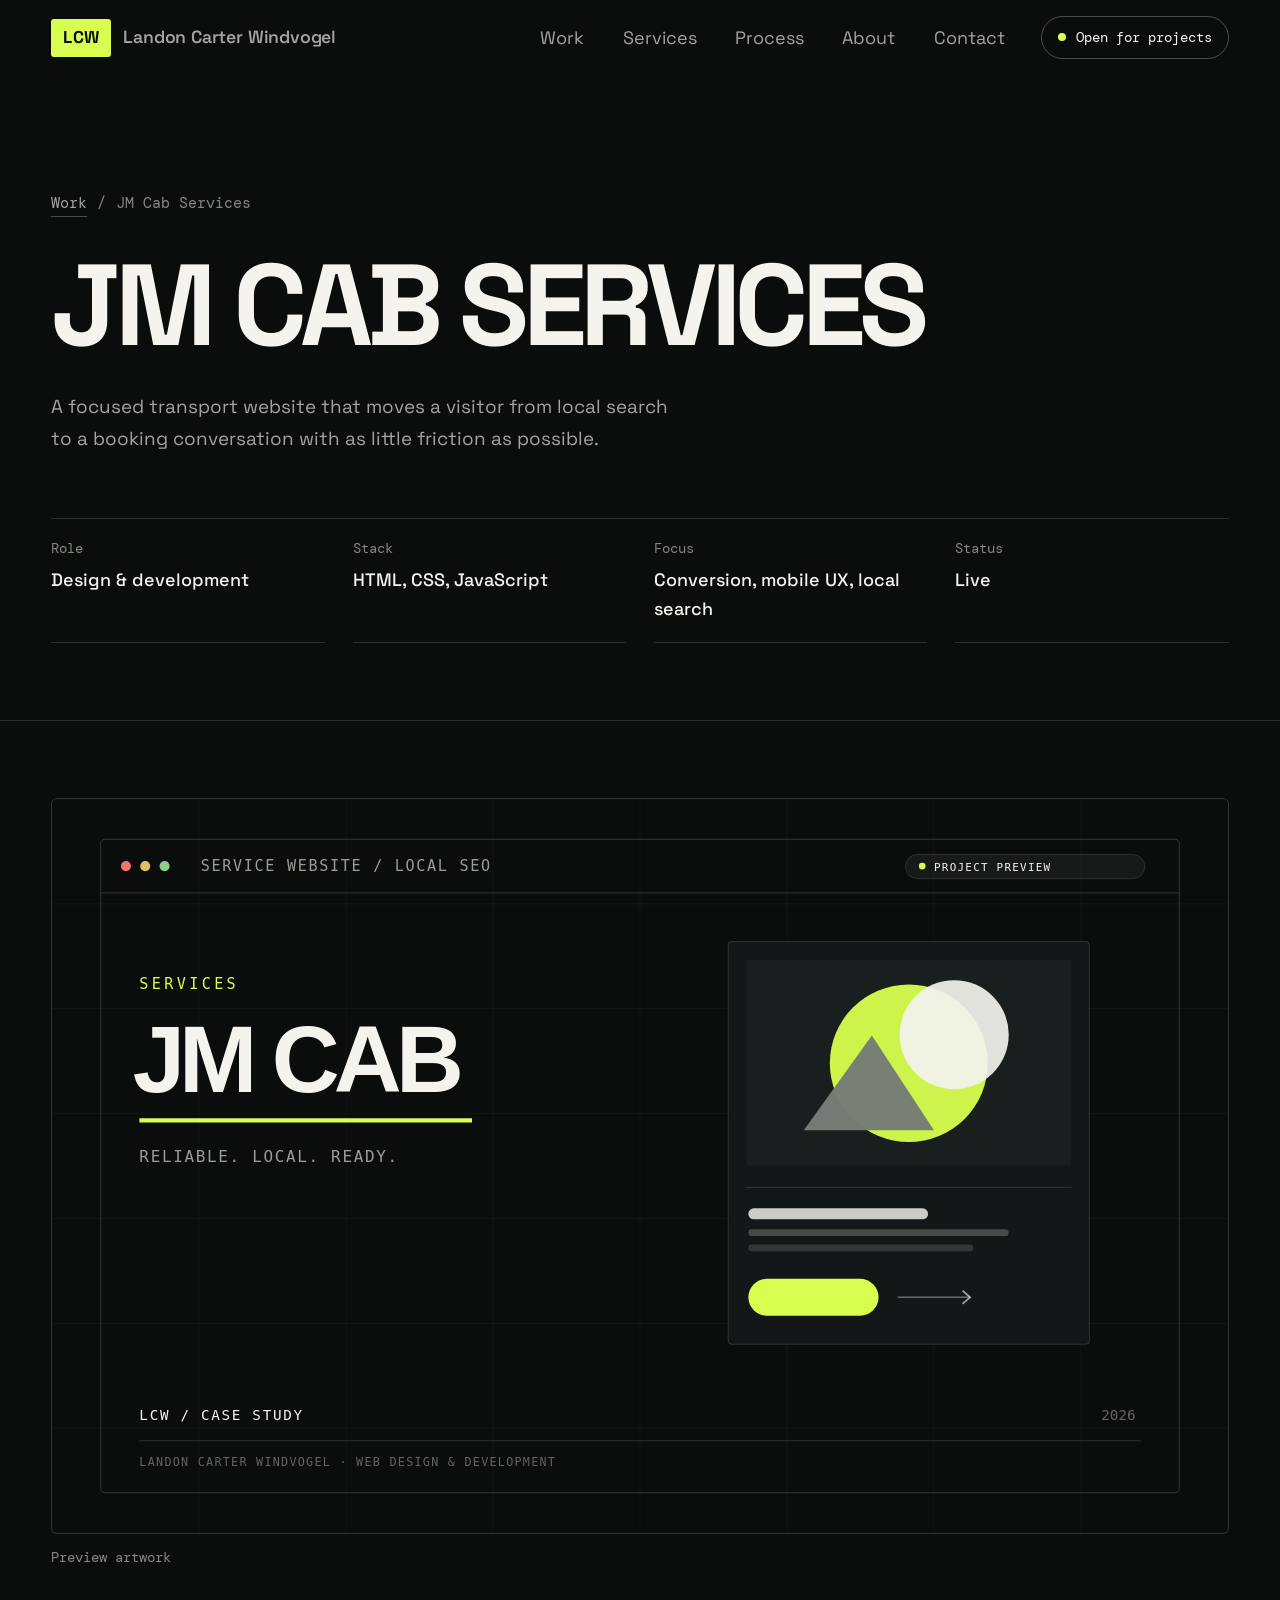
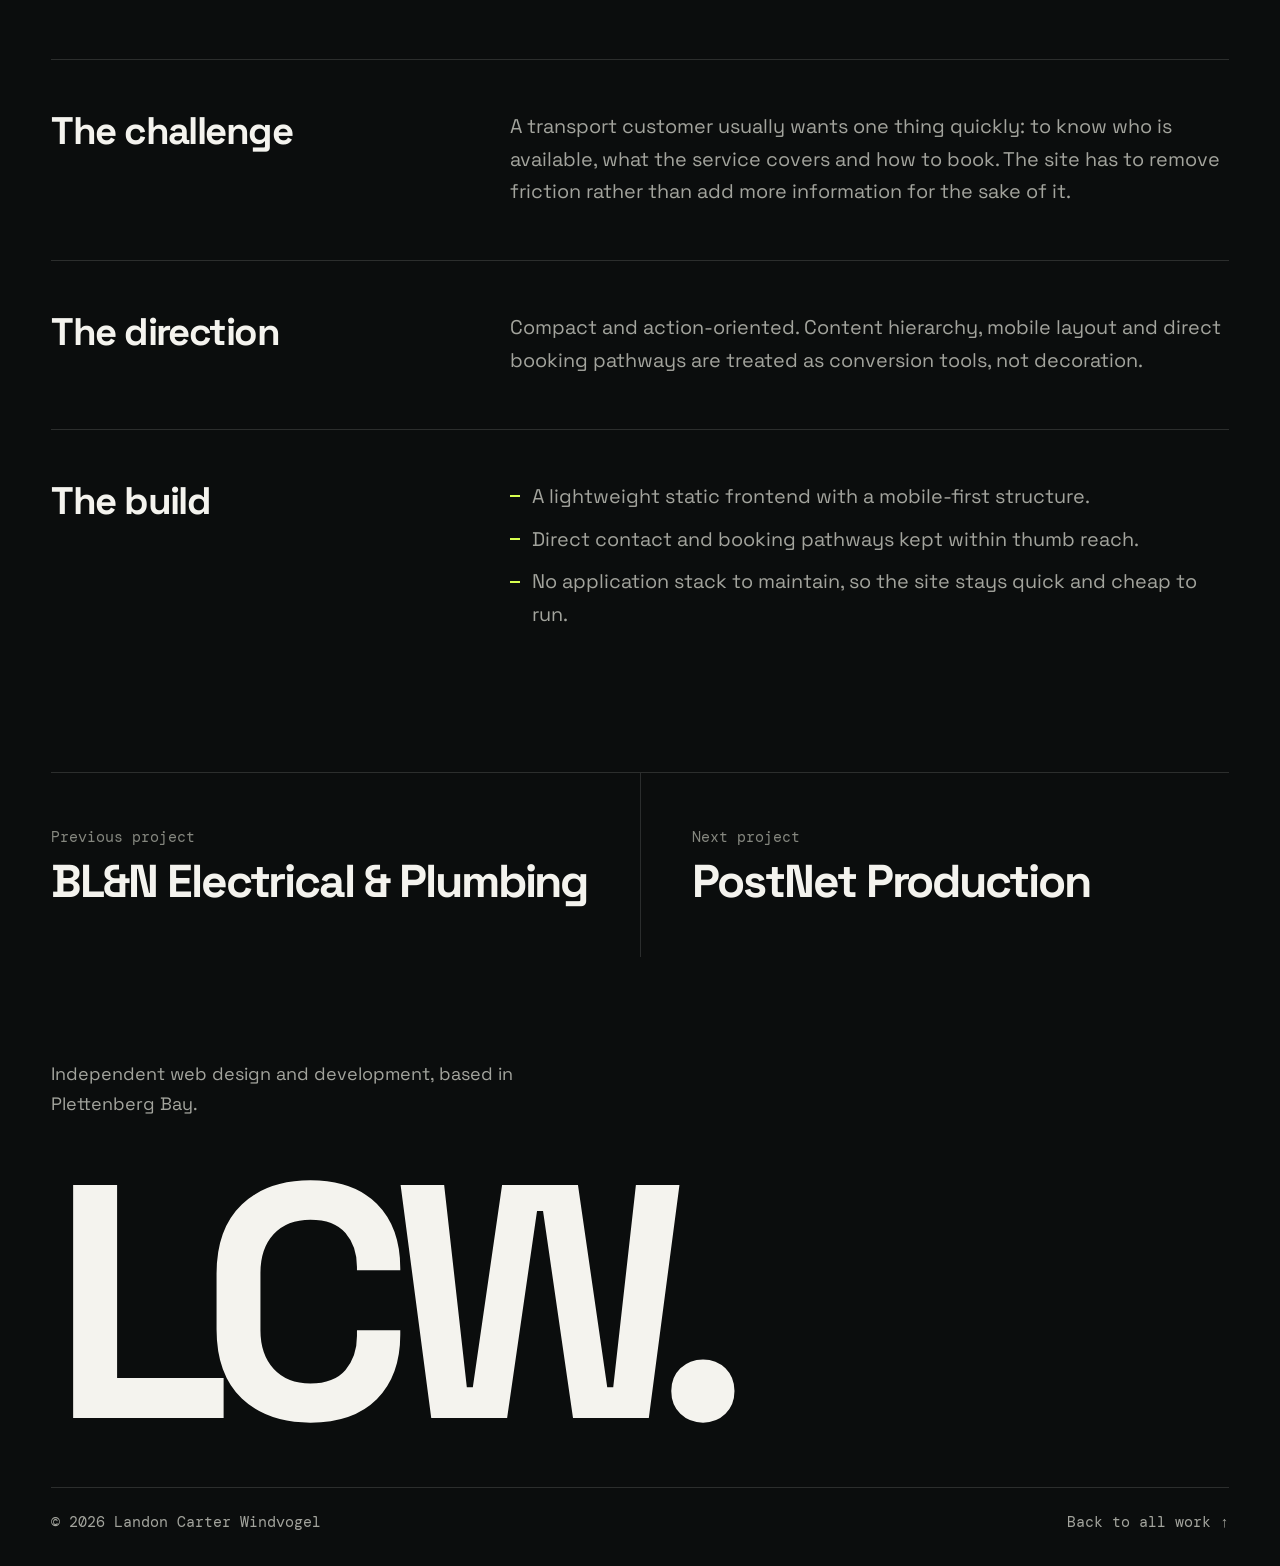
<file: projects/jm-cab-services.html>
<!doctype html>
<html lang="en-ZA">
<head>
<meta charset="utf-8">
<meta name="viewport" content="width=device-width,initial-scale=1,viewport-fit=cover">
<title>JM Cab Services — Case study | Landon Carter Windvogel</title>
<meta name="description" content="Case study: JM Cab Services, a mobile-first transport website designed to convert local searches into bookings.">
<meta name="author" content="Landon Carter Windvogel">
<meta name="robots" content="index,follow,max-image-preview:large">
<link rel="canonical" href="https://landoncarterwindvogel.dev/projects/jm-cab-services.html">
<meta property="og:type" content="article"><meta property="og:title" content="JM Cab Services — Case study | Landon Carter Windvogel"><meta property="og:description" content="Case study: JM Cab Services, a mobile-first transport website designed to convert local searches into bookings."><meta property="og:url" content="https://landoncarterwindvogel.dev/projects/jm-cab-services.html">
<meta property="og:image" content="https://landoncarterwindvogel.dev/assets/img/og-image.png"><meta property="og:locale" content="en_ZA"><meta property="og:site_name" content="Landon Carter Windvogel">
<meta name="twitter:card" content="summary_large_image"><meta name="twitter:image" content="https://landoncarterwindvogel.dev/assets/img/og-image.png">
<meta name="theme-color" content="#0b0d0d"><meta name="color-scheme" content="dark">
<link rel="icon" href="../favicon.svg" type="image/svg+xml"><link rel="icon" href="../favicon.ico" sizes="32x32"><link rel="apple-touch-icon" href="../apple-touch-icon.png"><link rel="manifest" href="../site.webmanifest">
<script type="application/ld+json">{"@context":"https://schema.org","@type":"BreadcrumbList","itemListElement":[{"@type":"ListItem","position":1,"name":"Home","item":"https://landoncarterwindvogel.dev/"},{"@type":"ListItem","position":2,"name":"Work","item":"https://landoncarterwindvogel.dev/#work"},{"@type":"ListItem","position":3,"name":"JM Cab Services","item":"https://landoncarterwindvogel.dev/projects/jm-cab-services.html"}]}</script>
<link rel="preload" href="../assets/fonts/space-grotesk-latin-wght-normal.woff2" as="font" type="font/woff2" crossorigin>
<link rel="stylesheet" href="../assets/css/site.css">
<script>document.documentElement.classList.add("js")</script>
<script src="../assets/js/main.js" defer></script>
</head><body>
<a class="skip-link" href="#main-content">Skip to content</a>
<header class="site-header" data-site-header><div class="shell site-header__inner"><a class="brand" href="../index.html" aria-label="Landon Carter Windvogel, home"><span class="brand__mark">LCW</span><span class="brand__name">Landon Carter Windvogel</span></a><nav class="desktop-nav" aria-label="Primary navigation"><a href="../index.html#work">Work</a><a href="../index.html#services">Services</a><a href="../index.html#process">Process</a><a href="../index.html#about">About</a><a href="../index.html#contact">Contact</a></nav><a class="header-status" href="../index.html#contact"><i></i>Open for projects</a><button class="menu-toggle" type="button" aria-expanded="false" aria-controls="mobile-menu" aria-label="Open menu"><span></span><span></span></button></div></header>
<div class="mobile-menu" id="mobile-menu" aria-hidden="true"><nav aria-label="Mobile navigation"><a href="../index.html#work">Work</a><a href="../index.html#services">Services</a><a href="../index.html#process">Process</a><a href="../index.html#about">About</a><a href="../index.html#contact">Contact</a></nav><div><span>Open for projects</span><a href="https://github.com/LandonCarterWindvogel" target="_blank" rel="noopener noreferrer">GitHub ↗</a></div></div>
<main id="main-content">
<section class="case-hero"><div class="shell">
<nav class="crumbs" aria-label="Breadcrumb"><a href="../index.html#work">Work</a><span aria-hidden="true">/</span><span>JM Cab Services</span></nav>
<h1>JM Cab Services</h1>
<p class="lede">A focused transport website that moves a visitor from local search to a booking conversation with as little friction as possible.</p>
<dl class="case-facts"><div><dt>Role</dt><dd>Design &amp; development</dd></div><div><dt>Stack</dt><dd>HTML, CSS, JavaScript</dd></div><div><dt>Focus</dt><dd>Conversion, mobile UX, local search</dd></div><div><dt>Status</dt><dd>Live</dd></div></dl>
</div></section>
<div class="shell">
<figure class="case-shot"><div><img src="../assets/img/jm-cab-services-preview.svg" data-fallback="../assets/img/jm-cab-services-preview.svg" alt="Preview artwork for JM Cab Services" width="1400" height="875" decoding="async"></div><figcaption>Preview artwork</figcaption></figure>
<div class="case-body">
<section class="case-block reveal"><h2>The challenge</h2><div><p>A transport customer usually wants one thing quickly: to know who is available, what the service covers and how to book. The site has to remove friction rather than add more information for the sake of it.</p></div></section>
<section class="case-block reveal"><h2>The direction</h2><div><p>Compact and action-oriented. Content hierarchy, mobile layout and direct booking pathways are treated as conversion tools, not decoration.</p></div></section>
<section class="case-block reveal"><h2>The build</h2><div><ul><li>A lightweight static frontend with a mobile-first structure.</li><li>Direct contact and booking pathways kept within thumb reach.</li><li>No application stack to maintain, so the site stays quick and cheap to run.</li></ul></div></section>
</div>

</div>
<nav class="case-nav shell" aria-label="More projects"><a href="bln-electrical.html" rel="prev"><span>Previous project</span><strong>BL&amp;N Electrical &amp; Plumbing</strong></a><a href="postnet-production.html" rel="next"><span>Next project</span><strong>PostNet Production</strong></a></nav>
</main>
<footer class="footer"><div class="shell"><p>Independent web design and development, based in Plettenberg Bay.</p><strong aria-hidden="true">LCW.</strong><div><span>© <span data-current-year></span> Landon Carter Windvogel</span><a href="../index.html#work">Back to all work ↑</a></div></div></footer>
</body></html>
</file>
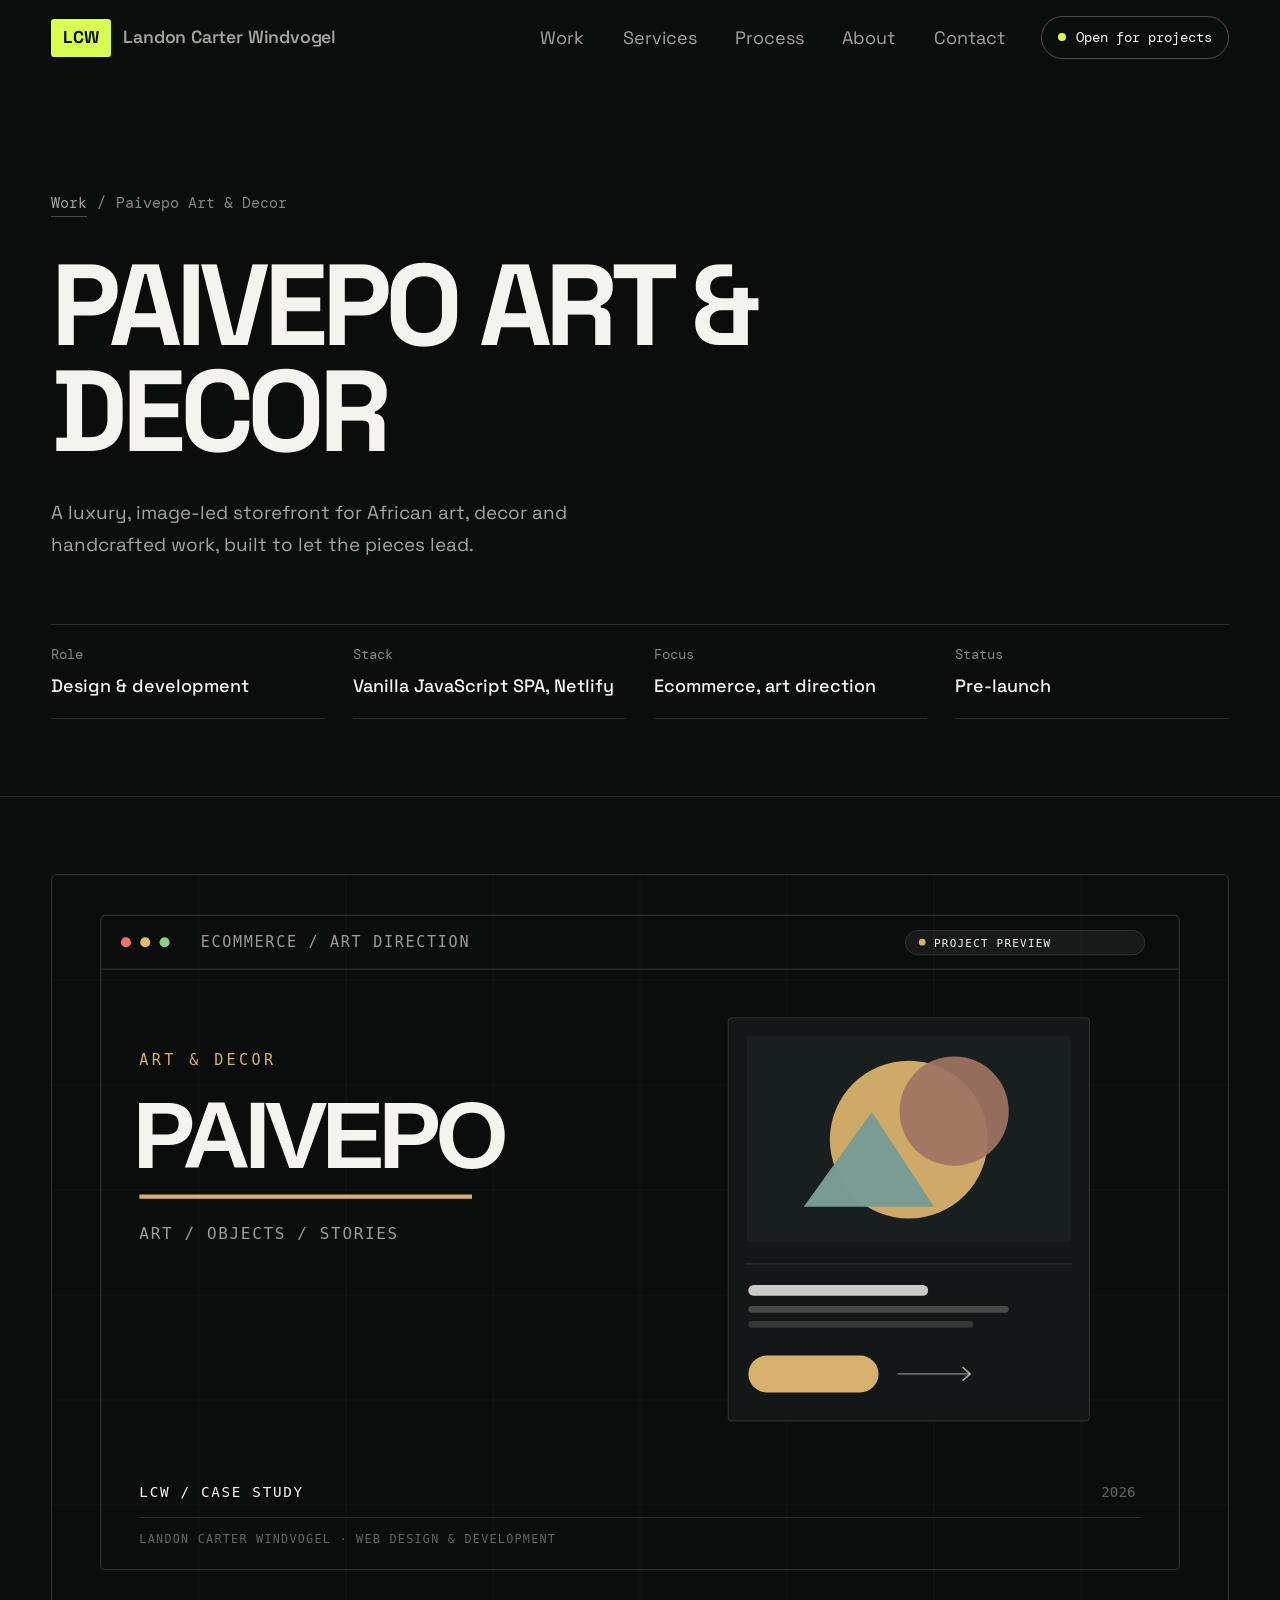
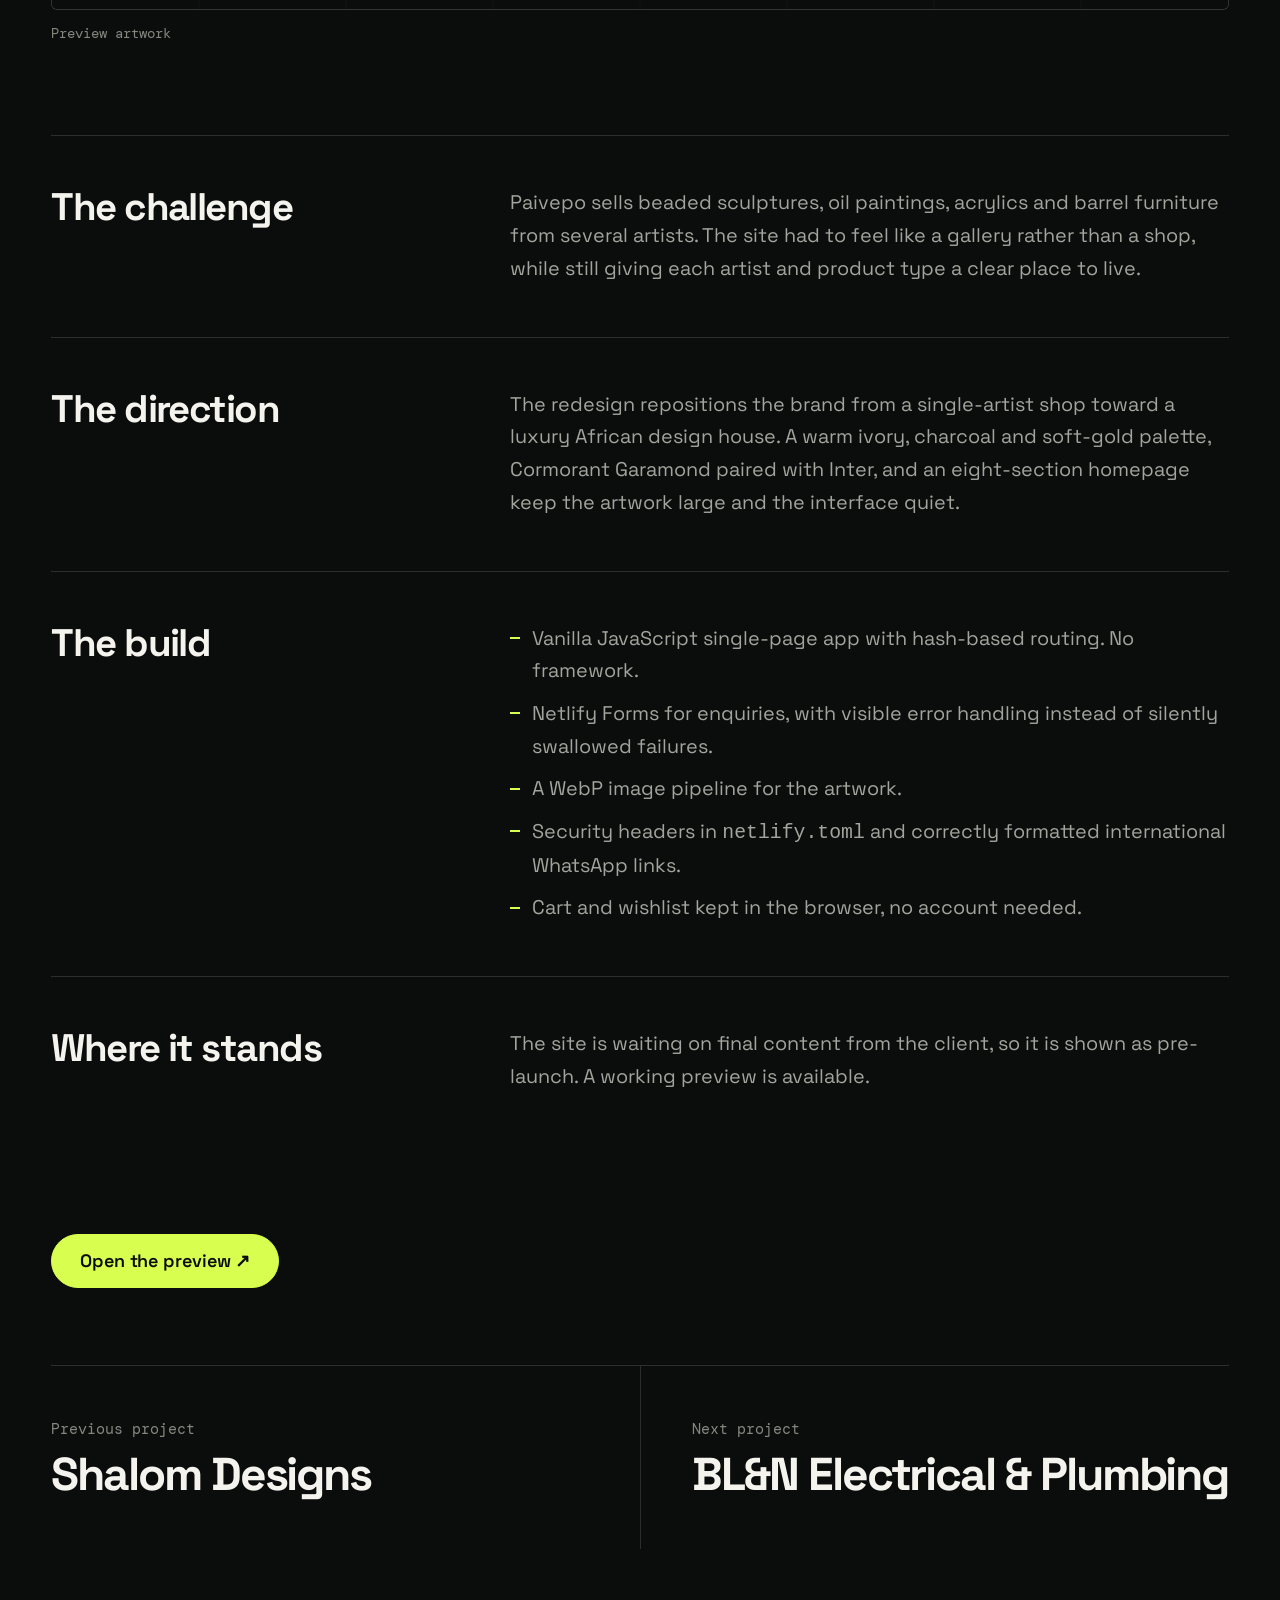
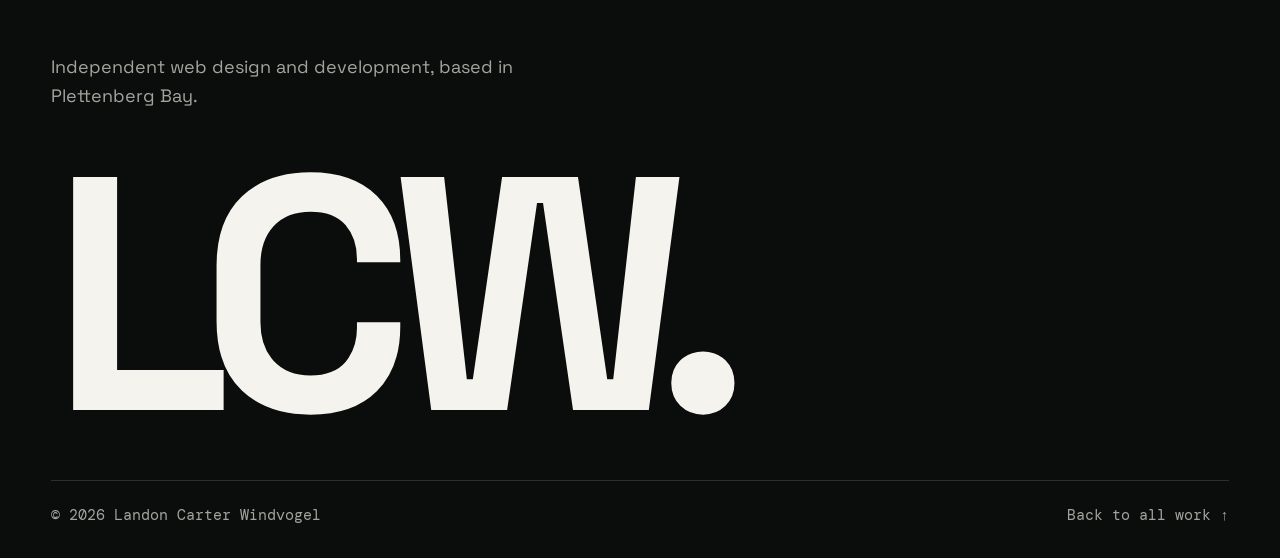
<file: projects/paivepo.html>
<!doctype html>
<html lang="en-ZA">
<head>
<meta charset="utf-8">
<meta name="viewport" content="width=device-width,initial-scale=1,viewport-fit=cover">
<title>Paivepo Art &amp; Decor — Case study | Landon Carter Windvogel</title>
<meta name="description" content="Case study: Paivepo Art &amp; Decor, a luxury image-led storefront for African art, decor and handcrafted work, built as a vanilla JavaScript single-page app.">
<meta name="author" content="Landon Carter Windvogel">
<meta name="robots" content="index,follow,max-image-preview:large">
<link rel="canonical" href="https://landoncarterwindvogel.dev/projects/paivepo.html">
<meta property="og:type" content="article"><meta property="og:title" content="Paivepo Art &amp; Decor — Case study | Landon Carter Windvogel"><meta property="og:description" content="Case study: Paivepo Art &amp; Decor, a luxury image-led storefront for African art, decor and handcrafted work, built as a vanilla JavaScript single-page app."><meta property="og:url" content="https://landoncarterwindvogel.dev/projects/paivepo.html">
<meta property="og:image" content="https://landoncarterwindvogel.dev/assets/img/og-image.png"><meta property="og:locale" content="en_ZA"><meta property="og:site_name" content="Landon Carter Windvogel">
<meta name="twitter:card" content="summary_large_image"><meta name="twitter:image" content="https://landoncarterwindvogel.dev/assets/img/og-image.png">
<meta name="theme-color" content="#0b0d0d"><meta name="color-scheme" content="dark">
<link rel="icon" href="../favicon.svg" type="image/svg+xml"><link rel="icon" href="../favicon.ico" sizes="32x32"><link rel="apple-touch-icon" href="../apple-touch-icon.png"><link rel="manifest" href="../site.webmanifest">
<script type="application/ld+json">{"@context":"https://schema.org","@type":"BreadcrumbList","itemListElement":[{"@type":"ListItem","position":1,"name":"Home","item":"https://landoncarterwindvogel.dev/"},{"@type":"ListItem","position":2,"name":"Work","item":"https://landoncarterwindvogel.dev/#work"},{"@type":"ListItem","position":3,"name":"Paivepo Art & Decor","item":"https://landoncarterwindvogel.dev/projects/paivepo.html"}]}</script>
<link rel="preload" href="../assets/fonts/space-grotesk-latin-wght-normal.woff2" as="font" type="font/woff2" crossorigin>
<link rel="stylesheet" href="../assets/css/site.css">
<script>document.documentElement.classList.add("js")</script>
<script src="../assets/js/main.js" defer></script>
</head><body>
<a class="skip-link" href="#main-content">Skip to content</a>
<header class="site-header" data-site-header><div class="shell site-header__inner"><a class="brand" href="../index.html" aria-label="Landon Carter Windvogel, home"><span class="brand__mark">LCW</span><span class="brand__name">Landon Carter Windvogel</span></a><nav class="desktop-nav" aria-label="Primary navigation"><a href="../index.html#work">Work</a><a href="../index.html#services">Services</a><a href="../index.html#process">Process</a><a href="../index.html#about">About</a><a href="../index.html#contact">Contact</a></nav><a class="header-status" href="../index.html#contact"><i></i>Open for projects</a><button class="menu-toggle" type="button" aria-expanded="false" aria-controls="mobile-menu" aria-label="Open menu"><span></span><span></span></button></div></header>
<div class="mobile-menu" id="mobile-menu" aria-hidden="true"><nav aria-label="Mobile navigation"><a href="../index.html#work">Work</a><a href="../index.html#services">Services</a><a href="../index.html#process">Process</a><a href="../index.html#about">About</a><a href="../index.html#contact">Contact</a></nav><div><span>Open for projects</span><a href="https://github.com/LandonCarterWindvogel" target="_blank" rel="noopener noreferrer">GitHub ↗</a></div></div>
<main id="main-content">
<section class="case-hero"><div class="shell">
<nav class="crumbs" aria-label="Breadcrumb"><a href="../index.html#work">Work</a><span aria-hidden="true">/</span><span>Paivepo Art &amp; Decor</span></nav>
<h1>Paivepo Art &amp; Decor</h1>
<p class="lede">A luxury, image-led storefront for African art, decor and handcrafted work, built to let the pieces lead.</p>
<dl class="case-facts"><div><dt>Role</dt><dd>Design &amp; development</dd></div><div><dt>Stack</dt><dd>Vanilla JavaScript SPA, Netlify</dd></div><div><dt>Focus</dt><dd>Ecommerce, art direction</dd></div><div><dt>Status</dt><dd>Pre-launch</dd></div></dl>
</div></section>
<div class="shell">
<figure class="case-shot"><div><img src="../assets/img/paivepo-preview.svg" data-fallback="../assets/img/paivepo-preview.svg" alt="Preview artwork for Paivepo Art &amp; Decor" width="1400" height="875" decoding="async"></div><figcaption>Preview artwork</figcaption></figure>
<div class="case-body">
<section class="case-block reveal"><h2>The challenge</h2><div><p>Paivepo sells beaded sculptures, oil paintings, acrylics and barrel furniture from several artists. The site had to feel like a gallery rather than a shop, while still giving each artist and product type a clear place to live.</p></div></section>
<section class="case-block reveal"><h2>The direction</h2><div><p>The redesign repositions the brand from a single-artist shop toward a luxury African design house. A warm ivory, charcoal and soft-gold palette, Cormorant Garamond paired with Inter, and an eight-section homepage keep the artwork large and the interface quiet.</p></div></section>
<section class="case-block reveal"><h2>The build</h2><div><ul><li>Vanilla JavaScript single-page app with hash-based routing. No framework.</li><li>Netlify Forms for enquiries, with visible error handling instead of silently swallowed failures.</li><li>A WebP image pipeline for the artwork.</li><li>Security headers in <code>netlify.toml</code> and correctly formatted international WhatsApp links.</li><li>Cart and wishlist kept in the browser, no account needed.</li></ul></div></section>
<section class="case-block reveal"><h2>Where it stands</h2><div><p>The site is waiting on final content from the client, so it is shown as pre-launch. A working preview is available.</p></div></section>
</div>
<div class="case-actions"><a class="button button--solid" data-magnetic href="https://landoncarterwindvogel.github.io/paivepo-art/" target="_blank" rel="noopener noreferrer">Open the preview ↗</a></div>
</div>
<nav class="case-nav shell" aria-label="More projects"><a href="shalom-designs.html" rel="prev"><span>Previous project</span><strong>Shalom Designs</strong></a><a href="bln-electrical.html" rel="next"><span>Next project</span><strong>BL&amp;N Electrical &amp; Plumbing</strong></a></nav>
</main>
<footer class="footer"><div class="shell"><p>Independent web design and development, based in Plettenberg Bay.</p><strong aria-hidden="true">LCW.</strong><div><span>© <span data-current-year></span> Landon Carter Windvogel</span><a href="../index.html#work">Back to all work ↑</a></div></div></footer>
</body></html>
</file>
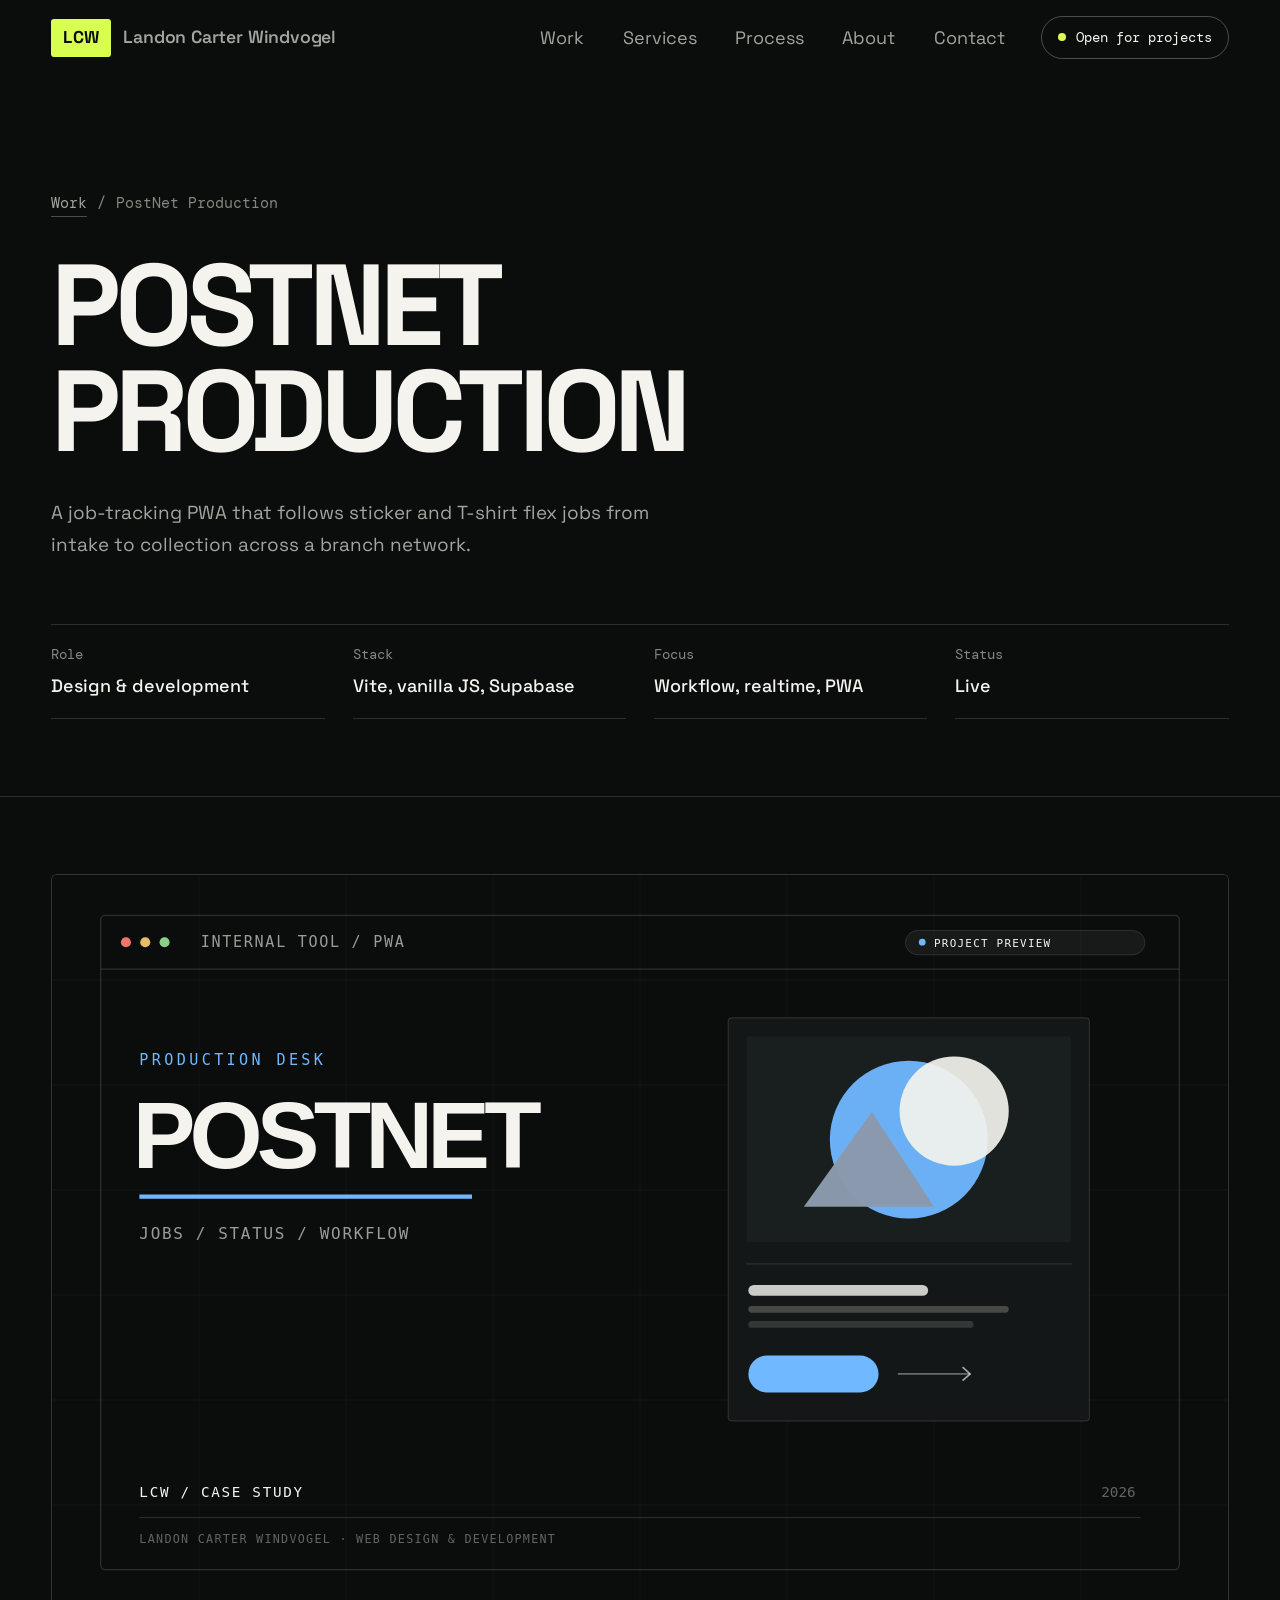
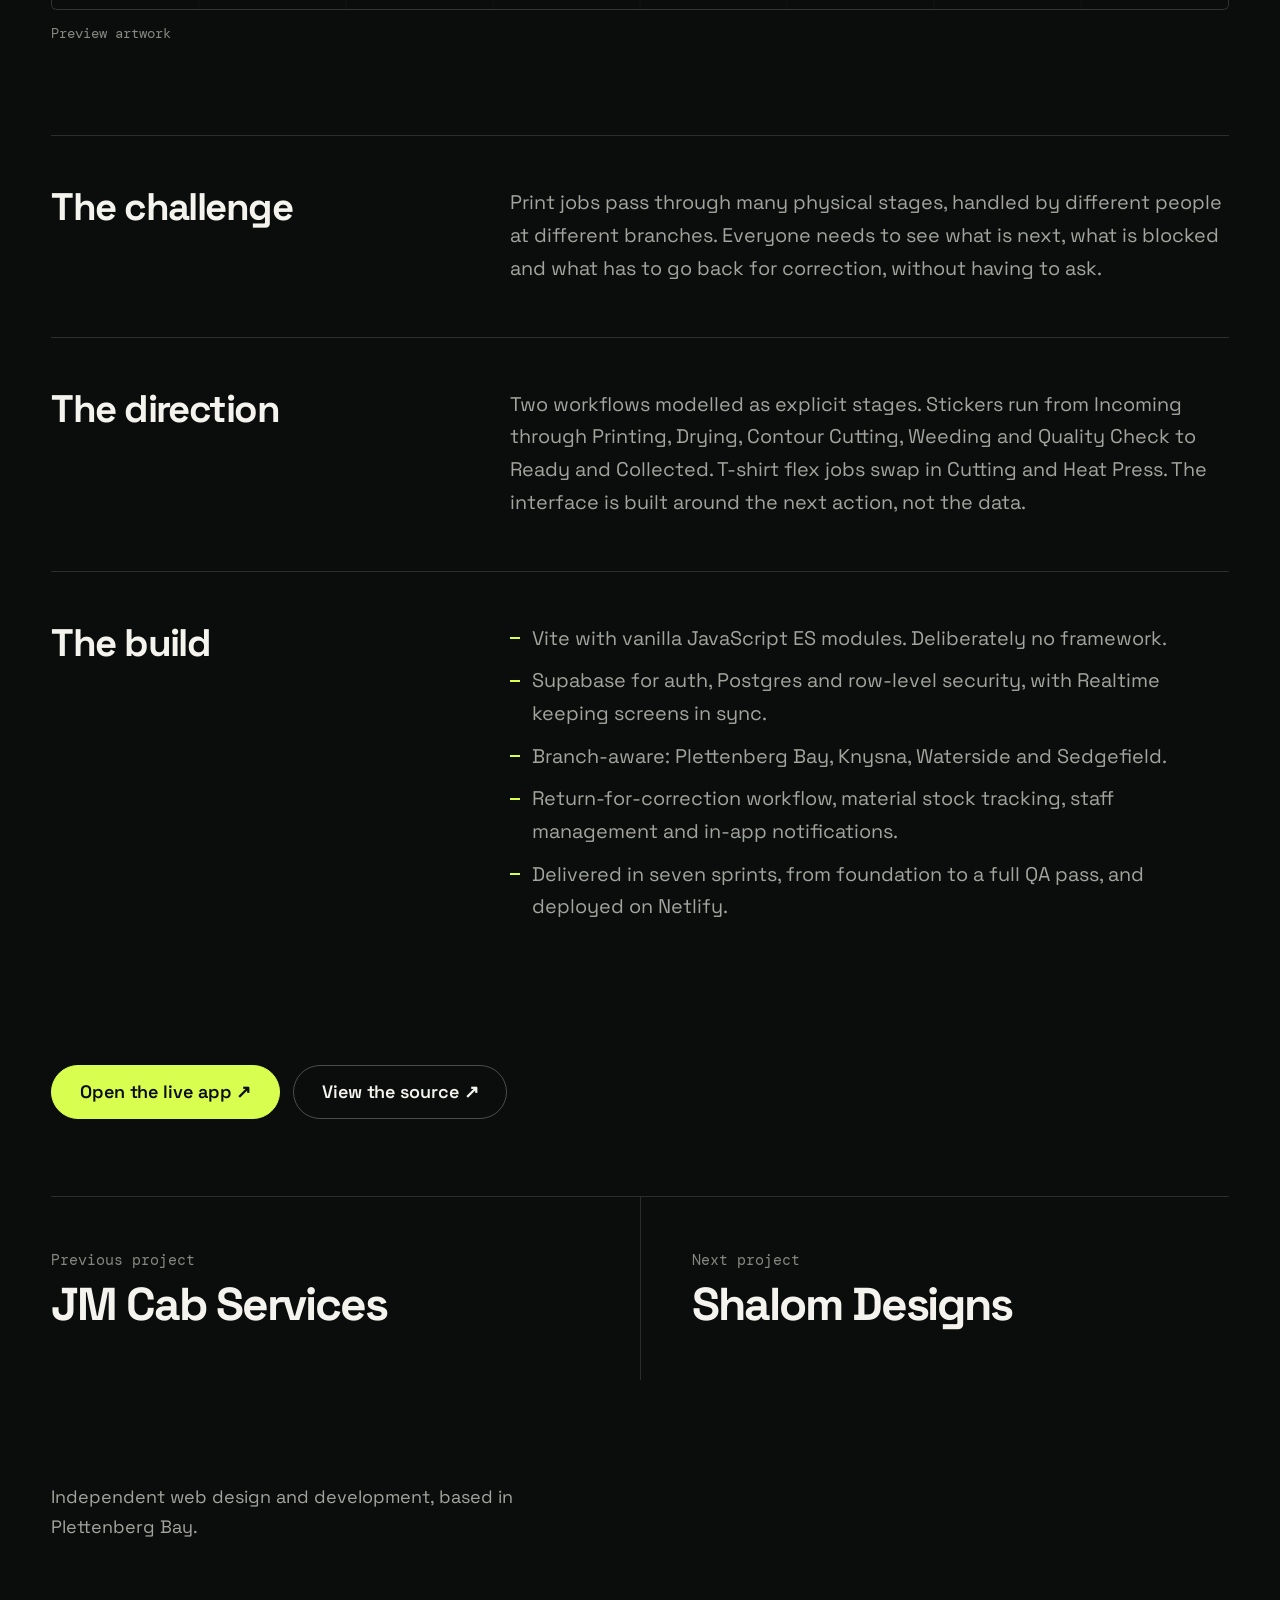
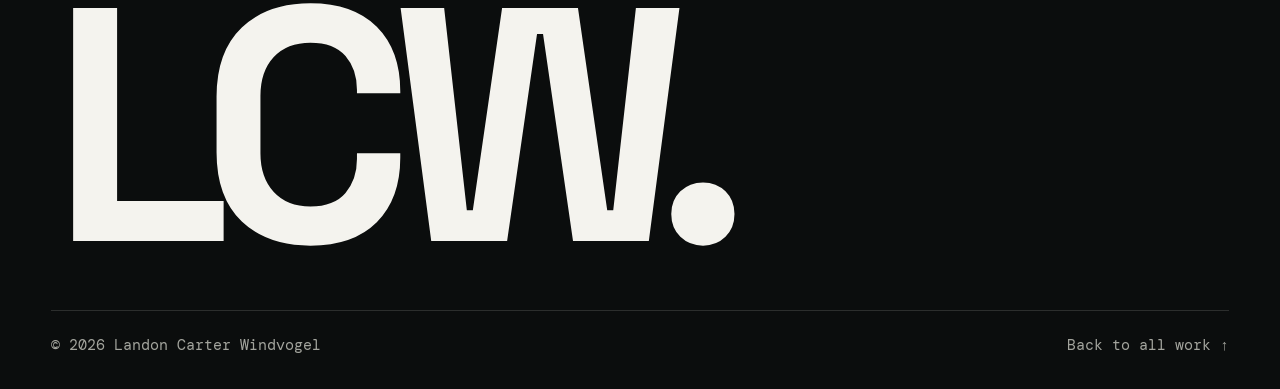
<file: projects/postnet-production.html>
<!doctype html>
<html lang="en-ZA">
<head>
<meta charset="utf-8">
<meta name="viewport" content="width=device-width,initial-scale=1,viewport-fit=cover">
<title>PostNet Production — Case study | Landon Carter Windvogel</title>
<meta name="description" content="Case study: PostNet Production, a realtime job-tracking PWA built with Vite, vanilla JavaScript and Supabase.">
<meta name="author" content="Landon Carter Windvogel">
<meta name="robots" content="index,follow,max-image-preview:large">
<link rel="canonical" href="https://landoncarterwindvogel.dev/projects/postnet-production.html">
<meta property="og:type" content="article"><meta property="og:title" content="PostNet Production — Case study | Landon Carter Windvogel"><meta property="og:description" content="Case study: PostNet Production, a realtime job-tracking PWA built with Vite, vanilla JavaScript and Supabase."><meta property="og:url" content="https://landoncarterwindvogel.dev/projects/postnet-production.html">
<meta property="og:image" content="https://landoncarterwindvogel.dev/assets/img/og-image.png"><meta property="og:locale" content="en_ZA"><meta property="og:site_name" content="Landon Carter Windvogel">
<meta name="twitter:card" content="summary_large_image"><meta name="twitter:image" content="https://landoncarterwindvogel.dev/assets/img/og-image.png">
<meta name="theme-color" content="#0b0d0d"><meta name="color-scheme" content="dark">
<link rel="icon" href="../favicon.svg" type="image/svg+xml"><link rel="icon" href="../favicon.ico" sizes="32x32"><link rel="apple-touch-icon" href="../apple-touch-icon.png"><link rel="manifest" href="../site.webmanifest">
<script type="application/ld+json">{"@context":"https://schema.org","@type":"BreadcrumbList","itemListElement":[{"@type":"ListItem","position":1,"name":"Home","item":"https://landoncarterwindvogel.dev/"},{"@type":"ListItem","position":2,"name":"Work","item":"https://landoncarterwindvogel.dev/#work"},{"@type":"ListItem","position":3,"name":"PostNet Production","item":"https://landoncarterwindvogel.dev/projects/postnet-production.html"}]}</script>
<link rel="preload" href="../assets/fonts/space-grotesk-latin-wght-normal.woff2" as="font" type="font/woff2" crossorigin>
<link rel="stylesheet" href="../assets/css/site.css">
<script>document.documentElement.classList.add("js")</script>
<script src="../assets/js/main.js" defer></script>
</head><body>
<a class="skip-link" href="#main-content">Skip to content</a>
<header class="site-header" data-site-header><div class="shell site-header__inner"><a class="brand" href="../index.html" aria-label="Landon Carter Windvogel, home"><span class="brand__mark">LCW</span><span class="brand__name">Landon Carter Windvogel</span></a><nav class="desktop-nav" aria-label="Primary navigation"><a href="../index.html#work">Work</a><a href="../index.html#services">Services</a><a href="../index.html#process">Process</a><a href="../index.html#about">About</a><a href="../index.html#contact">Contact</a></nav><a class="header-status" href="../index.html#contact"><i></i>Open for projects</a><button class="menu-toggle" type="button" aria-expanded="false" aria-controls="mobile-menu" aria-label="Open menu"><span></span><span></span></button></div></header>
<div class="mobile-menu" id="mobile-menu" aria-hidden="true"><nav aria-label="Mobile navigation"><a href="../index.html#work">Work</a><a href="../index.html#services">Services</a><a href="../index.html#process">Process</a><a href="../index.html#about">About</a><a href="../index.html#contact">Contact</a></nav><div><span>Open for projects</span><a href="https://github.com/LandonCarterWindvogel" target="_blank" rel="noopener noreferrer">GitHub ↗</a></div></div>
<main id="main-content">
<section class="case-hero"><div class="shell">
<nav class="crumbs" aria-label="Breadcrumb"><a href="../index.html#work">Work</a><span aria-hidden="true">/</span><span>PostNet Production</span></nav>
<h1>PostNet Production</h1>
<p class="lede">A job-tracking PWA that follows sticker and T-shirt flex jobs from intake to collection across a branch network.</p>
<dl class="case-facts"><div><dt>Role</dt><dd>Design &amp; development</dd></div><div><dt>Stack</dt><dd>Vite, vanilla JS, Supabase</dd></div><div><dt>Focus</dt><dd>Workflow, realtime, PWA</dd></div><div><dt>Status</dt><dd>Live</dd></div></dl>
</div></section>
<div class="shell">
<figure class="case-shot"><div><img src="../assets/img/postnet-preview.svg" data-fallback="../assets/img/postnet-preview.svg" alt="Preview artwork for PostNet Production" width="1400" height="875" decoding="async"></div><figcaption>Preview artwork</figcaption></figure>
<div class="case-body">
<section class="case-block reveal"><h2>The challenge</h2><div><p>Print jobs pass through many physical stages, handled by different people at different branches. Everyone needs to see what is next, what is blocked and what has to go back for correction, without having to ask.</p></div></section>
<section class="case-block reveal"><h2>The direction</h2><div><p>Two workflows modelled as explicit stages. Stickers run from Incoming through Printing, Drying, Contour Cutting, Weeding and Quality Check to Ready and Collected. T-shirt flex jobs swap in Cutting and Heat Press. The interface is built around the next action, not the data.</p></div></section>
<section class="case-block reveal"><h2>The build</h2><div><ul><li>Vite with vanilla JavaScript ES modules. Deliberately no framework.</li><li>Supabase for auth, Postgres and row-level security, with Realtime keeping screens in sync.</li><li>Branch-aware: Plettenberg Bay, Knysna, Waterside and Sedgefield.</li><li>Return-for-correction workflow, material stock tracking, staff management and in-app notifications.</li><li>Delivered in seven sprints, from foundation to a full QA pass, and deployed on Netlify.</li></ul></div></section>
</div>
<div class="case-actions"><a class="button button--solid" data-magnetic href="https://postnet-production.netlify.app/" target="_blank" rel="noopener noreferrer">Open the live app ↗</a><a class="button " data-magnetic href="https://github.com/LandonCarterWindvogel/postnet-production" target="_blank" rel="noopener noreferrer">View the source ↗</a></div>
</div>
<nav class="case-nav shell" aria-label="More projects"><a href="jm-cab-services.html" rel="prev"><span>Previous project</span><strong>JM Cab Services</strong></a><a href="shalom-designs.html" rel="next"><span>Next project</span><strong>Shalom Designs</strong></a></nav>
</main>
<footer class="footer"><div class="shell"><p>Independent web design and development, based in Plettenberg Bay.</p><strong aria-hidden="true">LCW.</strong><div><span>© <span data-current-year></span> Landon Carter Windvogel</span><a href="../index.html#work">Back to all work ↑</a></div></div></footer>
</body></html>
</file>
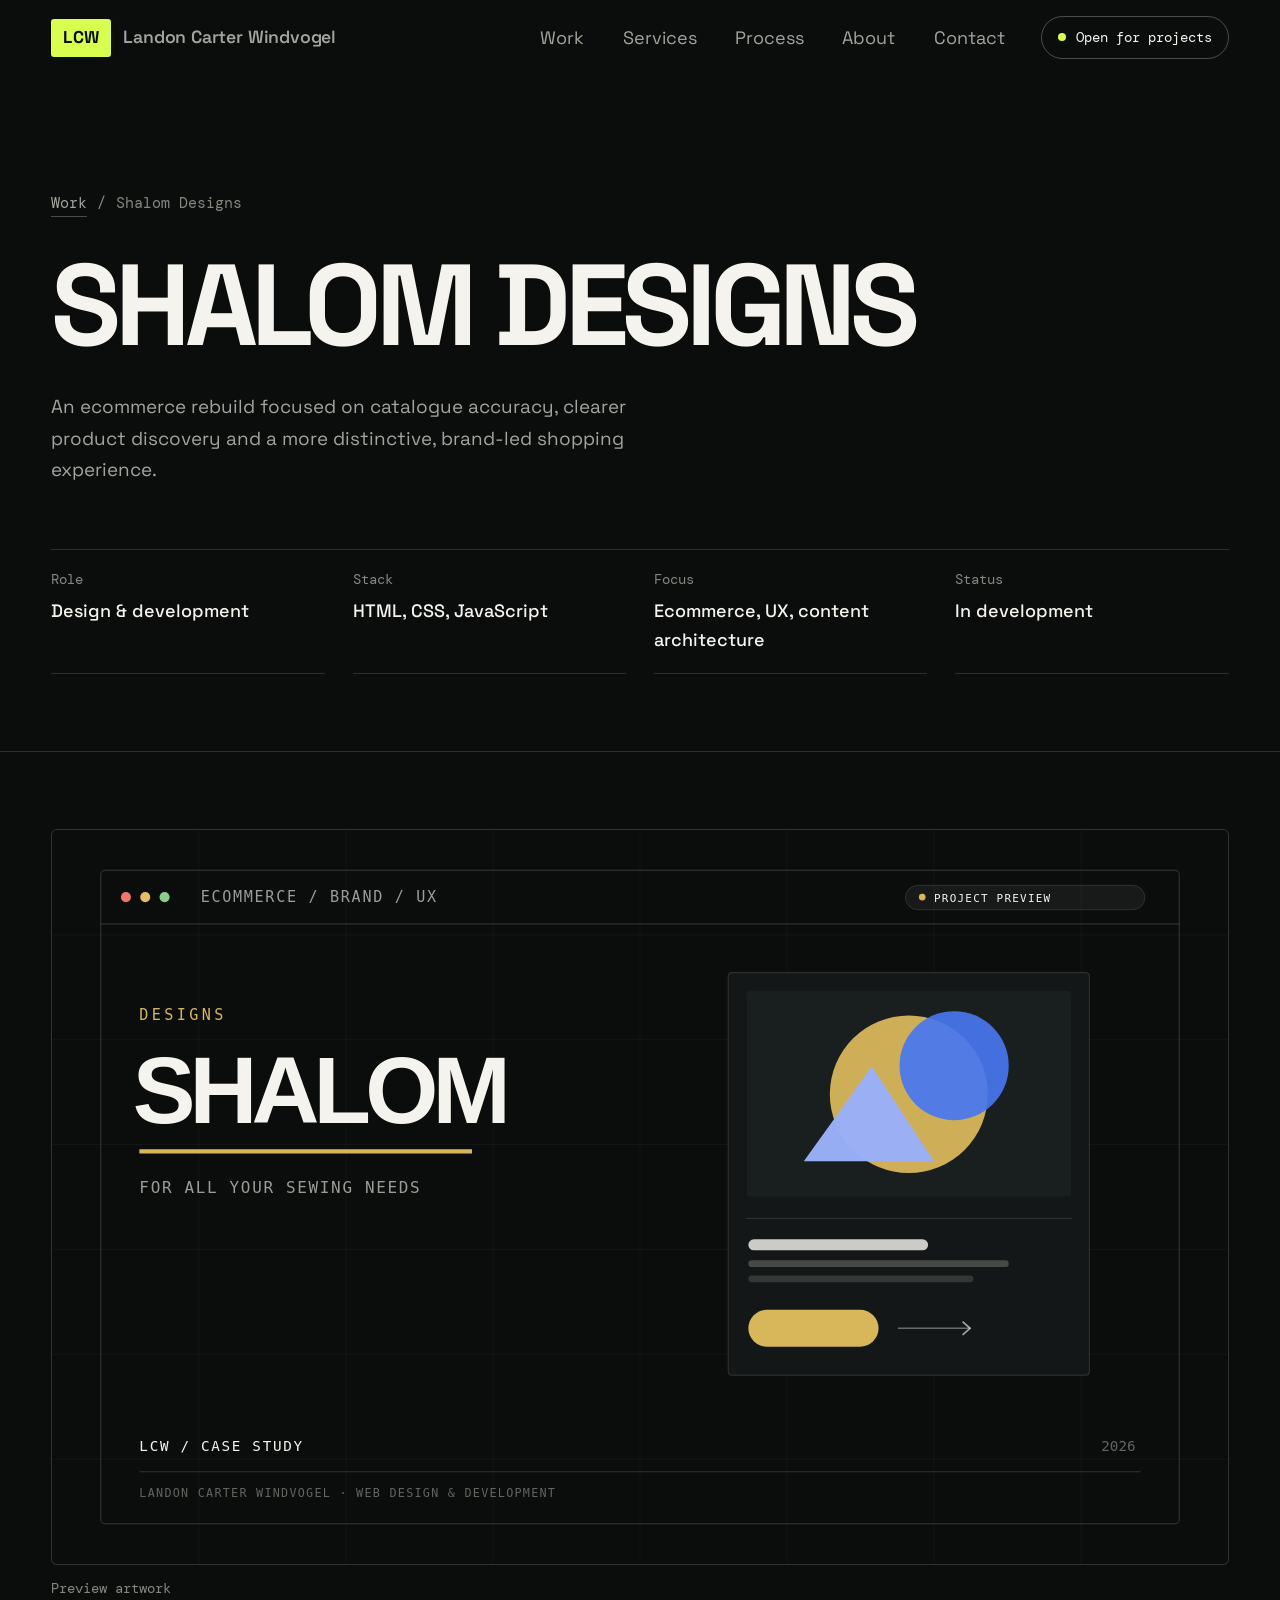
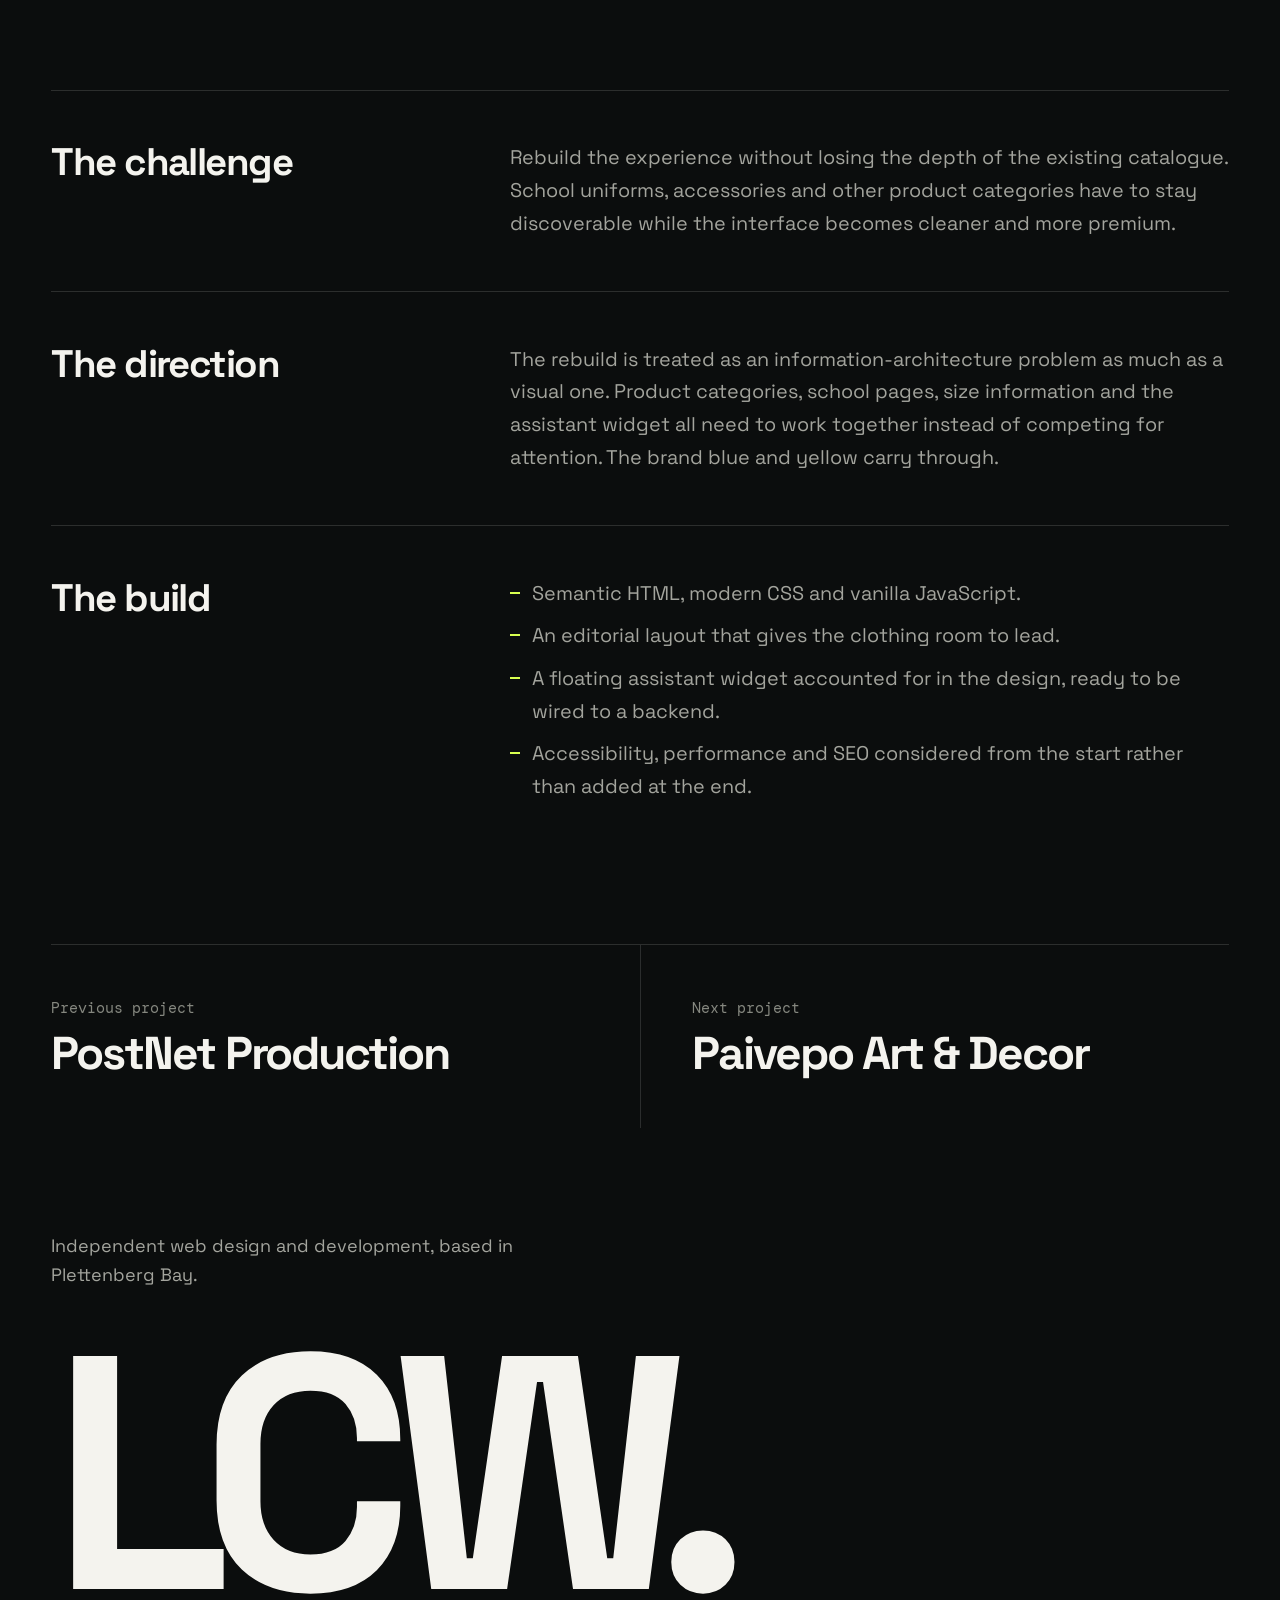
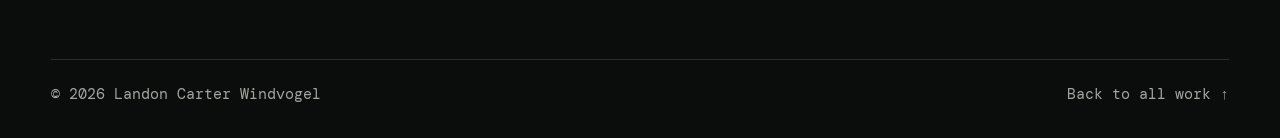
<file: projects/shalom-designs.html>
<!doctype html>
<html lang="en-ZA">
<head>
<meta charset="utf-8">
<meta name="viewport" content="width=device-width,initial-scale=1,viewport-fit=cover">
<title>Shalom Designs — Case study | Landon Carter Windvogel</title>
<meta name="description" content="Case study: Shalom Designs, an in-development ecommerce rebuild for a Plettenberg Bay clothing manufacturer.">
<meta name="author" content="Landon Carter Windvogel">
<meta name="robots" content="index,follow,max-image-preview:large">
<link rel="canonical" href="https://landoncarterwindvogel.dev/projects/shalom-designs.html">
<meta property="og:type" content="article"><meta property="og:title" content="Shalom Designs — Case study | Landon Carter Windvogel"><meta property="og:description" content="Case study: Shalom Designs, an in-development ecommerce rebuild for a Plettenberg Bay clothing manufacturer."><meta property="og:url" content="https://landoncarterwindvogel.dev/projects/shalom-designs.html">
<meta property="og:image" content="https://landoncarterwindvogel.dev/assets/img/og-image.png"><meta property="og:locale" content="en_ZA"><meta property="og:site_name" content="Landon Carter Windvogel">
<meta name="twitter:card" content="summary_large_image"><meta name="twitter:image" content="https://landoncarterwindvogel.dev/assets/img/og-image.png">
<meta name="theme-color" content="#0b0d0d"><meta name="color-scheme" content="dark">
<link rel="icon" href="../favicon.svg" type="image/svg+xml"><link rel="icon" href="../favicon.ico" sizes="32x32"><link rel="apple-touch-icon" href="../apple-touch-icon.png"><link rel="manifest" href="../site.webmanifest">
<script type="application/ld+json">{"@context":"https://schema.org","@type":"BreadcrumbList","itemListElement":[{"@type":"ListItem","position":1,"name":"Home","item":"https://landoncarterwindvogel.dev/"},{"@type":"ListItem","position":2,"name":"Work","item":"https://landoncarterwindvogel.dev/#work"},{"@type":"ListItem","position":3,"name":"Shalom Designs","item":"https://landoncarterwindvogel.dev/projects/shalom-designs.html"}]}</script>
<link rel="preload" href="../assets/fonts/space-grotesk-latin-wght-normal.woff2" as="font" type="font/woff2" crossorigin>
<link rel="stylesheet" href="../assets/css/site.css">
<script>document.documentElement.classList.add("js")</script>
<script src="../assets/js/main.js" defer></script>
</head><body>
<a class="skip-link" href="#main-content">Skip to content</a>
<header class="site-header" data-site-header><div class="shell site-header__inner"><a class="brand" href="../index.html" aria-label="Landon Carter Windvogel, home"><span class="brand__mark">LCW</span><span class="brand__name">Landon Carter Windvogel</span></a><nav class="desktop-nav" aria-label="Primary navigation"><a href="../index.html#work">Work</a><a href="../index.html#services">Services</a><a href="../index.html#process">Process</a><a href="../index.html#about">About</a><a href="../index.html#contact">Contact</a></nav><a class="header-status" href="../index.html#contact"><i></i>Open for projects</a><button class="menu-toggle" type="button" aria-expanded="false" aria-controls="mobile-menu" aria-label="Open menu"><span></span><span></span></button></div></header>
<div class="mobile-menu" id="mobile-menu" aria-hidden="true"><nav aria-label="Mobile navigation"><a href="../index.html#work">Work</a><a href="../index.html#services">Services</a><a href="../index.html#process">Process</a><a href="../index.html#about">About</a><a href="../index.html#contact">Contact</a></nav><div><span>Open for projects</span><a href="https://github.com/LandonCarterWindvogel" target="_blank" rel="noopener noreferrer">GitHub ↗</a></div></div>
<main id="main-content">
<section class="case-hero"><div class="shell">
<nav class="crumbs" aria-label="Breadcrumb"><a href="../index.html#work">Work</a><span aria-hidden="true">/</span><span>Shalom Designs</span></nav>
<h1>Shalom Designs</h1>
<p class="lede">An ecommerce rebuild focused on catalogue accuracy, clearer product discovery and a more distinctive, brand-led shopping experience.</p>
<dl class="case-facts"><div><dt>Role</dt><dd>Design &amp; development</dd></div><div><dt>Stack</dt><dd>HTML, CSS, JavaScript</dd></div><div><dt>Focus</dt><dd>Ecommerce, UX, content architecture</dd></div><div><dt>Status</dt><dd>In development</dd></div></dl>
</div></section>
<div class="shell">
<figure class="case-shot"><div><img src="../assets/img/shalom-designs-preview.svg" data-fallback="../assets/img/shalom-designs-preview.svg" alt="Preview artwork for Shalom Designs" width="1400" height="875" decoding="async"></div><figcaption>Preview artwork</figcaption></figure>
<div class="case-body">
<section class="case-block reveal"><h2>The challenge</h2><div><p>Rebuild the experience without losing the depth of the existing catalogue. School uniforms, accessories and other product categories have to stay discoverable while the interface becomes cleaner and more premium.</p></div></section>
<section class="case-block reveal"><h2>The direction</h2><div><p>The rebuild is treated as an information-architecture problem as much as a visual one. Product categories, school pages, size information and the assistant widget all need to work together instead of competing for attention. The brand blue and yellow carry through.</p></div></section>
<section class="case-block reveal"><h2>The build</h2><div><ul><li>Semantic HTML, modern CSS and vanilla JavaScript.</li><li>An editorial layout that gives the clothing room to lead.</li><li>A floating assistant widget accounted for in the design, ready to be wired to a backend.</li><li>Accessibility, performance and SEO considered from the start rather than added at the end.</li></ul></div></section>
</div>

</div>
<nav class="case-nav shell" aria-label="More projects"><a href="postnet-production.html" rel="prev"><span>Previous project</span><strong>PostNet Production</strong></a><a href="paivepo.html" rel="next"><span>Next project</span><strong>Paivepo Art &amp; Decor</strong></a></nav>
</main>
<footer class="footer"><div class="shell"><p>Independent web design and development, based in Plettenberg Bay.</p><strong aria-hidden="true">LCW.</strong><div><span>© <span data-current-year></span> Landon Carter Windvogel</span><a href="../index.html#work">Back to all work ↑</a></div></div></footer>
</body></html>
</file>
<file: assets/css/site.css>
/* ==========================================================================
   Landon Carter Windvogel — site.css
   One stylesheet for every page. Tokens → base → components → pages.
   ========================================================================== */

/* ---------- Fonts (self-hosted, latin subset) ---------- */
@font-face {
  font-family: "Space Grotesk";
  src: url("../fonts/space-grotesk-latin-wght-normal.woff2") format("woff2");
  font-weight: 300 700;
  font-style: normal;
  font-display: swap;
}
@font-face {
  font-family: "DM Mono";
  src: url("../fonts/dm-mono-latin-400-normal.woff2") format("woff2");
  font-weight: 400;
  font-style: normal;
  font-display: swap;
}
@font-face {
  font-family: "DM Mono";
  src: url("../fonts/dm-mono-latin-500-normal.woff2") format("woff2");
  font-weight: 500;
  font-style: normal;
  font-display: swap;
}

/* ---------- Tokens ---------- */
:root {
  --bg: #0b0d0d;
  --bg-raise: #121514;
  --ink: #f4f3ee;
  --muted: #a3a49d;
  --dim: #85877f;          /* 5.7:1 on --bg (was 3.2:1) */
  --line: rgba(244, 243, 238, 0.14);
  --line-strong: rgba(244, 243, 238, 0.28);
  --lime: #d8ff4f;
  --lime-ink: #0b0d0d;

  --sans: "Space Grotesk", "Helvetica Neue", Arial, sans-serif;
  --mono: "DM Mono", ui-monospace, "SFMono-Regular", Menlo, Consolas, monospace;

  --shell: min(1440px, 100% - clamp(40px, 8vw, 112px));
  --header-h: 76px;
  --ease: cubic-bezier(0.22, 1, 0.36, 1);
  color-scheme: dark;
}

/* ---------- Cross-page transitions (multi-page View Transitions) ---------- */
@view-transition { navigation: auto; }
::view-transition-old(root) { animation: 220ms var(--ease) both vt-out; }
::view-transition-new(root) { animation: 360ms var(--ease) 60ms both vt-in; }
@keyframes vt-out { to { opacity: 0; transform: translateY(-8px); } }
@keyframes vt-in { from { opacity: 0; transform: translateY(14px); } }
.site-header { view-transition-name: site-header; }
.progress { view-transition-name: site-progress; }

/* ---------- Base ---------- */
*, *::before, *::after { box-sizing: border-box; }
html { scroll-behavior: smooth; scroll-padding-top: calc(var(--header-h) + 12px); -webkit-text-size-adjust: 100%; }
@media (min-width: 1100px) { html { font-size: 112.5%; } }
body {
  margin: 0;
  background: var(--bg);
  color: var(--ink);
  font-family: var(--sans);
  font-size: 1rem;
  line-height: 1.65;
  -webkit-font-smoothing: antialiased;
  text-rendering: optimizeLegibility;
  overflow-x: clip;
}
body.menu-open { overflow: hidden; }
img, svg, canvas { display: block; max-width: 100%; }
h1, h2, h3, p, dl, dd, ul, ol, figure { margin: 0; }
ul, ol { padding: 0; list-style: none; }
a { color: inherit; text-decoration: none; }
button, input, select, textarea { font: inherit; color: inherit; }
::selection { background: var(--lime); color: var(--lime-ink); }

:focus-visible { outline: 2px solid var(--lime); outline-offset: 4px; border-radius: 2px; }

.shell { width: var(--shell); margin-inline: auto; }
.skip-link {
  position: fixed; left: 16px; top: -80px; z-index: 200;
  background: var(--lime); color: var(--lime-ink);
  padding: 10px 16px; font-weight: 700; transition: top 0.2s;
}
.skip-link:focus { top: 16px; }

.label {
  font-family: var(--mono);
  font-size: 0.78rem;
  letter-spacing: 0.04em;
  color: var(--dim);
}

/* Scroll progress */
.progress {
  position: fixed; inset: 0 0 auto 0; height: 2px; z-index: 120;
  background: var(--lime);
  transform: scaleX(var(--p, 0)); transform-origin: left;
  pointer-events: none;
}

/* ---------- Header ---------- */
.site-header {
  position: fixed; inset: 0 0 auto 0; z-index: 100;
  height: var(--header-h);
  transition: background 0.3s, border-color 0.3s, backdrop-filter 0.3s;
  border-bottom: 1px solid transparent;
}
.site-header.is-scrolled {
  background: rgba(11, 13, 13, 0.82);
  backdrop-filter: blur(14px) saturate(1.2);
  -webkit-backdrop-filter: blur(14px) saturate(1.2);
  border-color: var(--line);
}
.site-header__inner { height: 100%; display: flex; align-items: center; justify-content: space-between; gap: 24px; }
.brand { display: inline-flex; align-items: center; gap: 12px; font-weight: 600; letter-spacing: -0.01em; }
.brand__mark {
  display: grid; place-items: center;
  height: 38px; padding-inline: 12px;
  background: var(--lime); color: var(--lime-ink);
  font-weight: 700; font-size: 0.95rem; letter-spacing: 0.02em;
  border-radius: 3px;
}
.brand__name { display: none; font-size: 0.98rem; color: var(--muted); }
@media (min-width: 1000px) { .brand__name { display: inline; } }

.desktop-nav { display: none; gap: clamp(20px, 3vw, 44px); margin-left: auto; margin-right: 12px; }
.desktop-nav a {
  position: relative; padding: 6px 0;
  font-size: 1rem; color: var(--muted); transition: color 0.2s;
}
.desktop-nav a::after {
  content: ""; position: absolute; left: 0; right: 0; bottom: 0; height: 1px;
  background: var(--lime); transform: scaleX(0); transform-origin: left; transition: transform 0.35s var(--ease);
}
.desktop-nav a:hover, .desktop-nav a[aria-current] { color: var(--ink); }
.desktop-nav a:hover::after, .desktop-nav a[aria-current]::after { transform: scaleX(1); }

.header-status {
  display: none; align-items: center; gap: 10px;
  padding: 9px 16px; border: 1px solid var(--line-strong); border-radius: 999px;
  font-family: var(--mono); font-size: 0.8rem; transition: border-color 0.2s, background 0.2s;
}
.header-status:hover { border-color: var(--lime); background: rgba(216, 255, 79, 0.08); }
.header-status i {
  width: 8px; height: 8px; border-radius: 50%; background: var(--lime);
  box-shadow: 0 0 0 0 rgba(216, 255, 79, 0.6); animation: pulse 2.4s infinite;
}
@keyframes pulse { 70% { box-shadow: 0 0 0 9px rgba(216, 255, 79, 0); } 100% { box-shadow: 0 0 0 0 rgba(216, 255, 79, 0); } }
@media (min-width: 801px) { .desktop-nav, .header-status { display: flex; } .menu-toggle { display: none !important; } }

.menu-toggle {
  display: grid; place-content: center; gap: 7px;
  width: 48px; height: 48px; margin-right: -10px;
  background: none; border: 0; cursor: pointer;
}
.menu-toggle span { display: block; width: 26px; height: 2px; background: var(--ink); transition: transform 0.3s var(--ease); }
.menu-toggle[aria-expanded="true"] span:first-child { transform: translateY(4.5px) rotate(45deg); }
.menu-toggle[aria-expanded="true"] span:last-child { transform: translateY(-4.5px) rotate(-45deg); }

.mobile-menu {
  position: fixed; inset: 0; z-index: 90;
  display: flex; flex-direction: column; justify-content: space-between;
  padding: calc(var(--header-h) + 24px) clamp(20px, 6vw, 48px) 32px;
  background: var(--bg);
  clip-path: inset(0 0 100% 0); visibility: hidden;
  transition: clip-path 0.55s var(--ease), visibility 0s 0.55s;
}
.mobile-menu.open { clip-path: inset(0); visibility: visible; transition: clip-path 0.55s var(--ease), visibility 0s; }
.mobile-menu nav { display: grid; }
.mobile-menu nav a {
  padding: 14px 0; border-bottom: 1px solid var(--line);
  font-size: clamp(2.2rem, 11vw, 3.6rem); font-weight: 600; letter-spacing: -0.04em; line-height: 1.05;
}
.mobile-menu > div { display: flex; justify-content: space-between; color: var(--muted); font-family: var(--mono); font-size: 0.85rem; }

/* ---------- Buttons ---------- */
.button {
  display: inline-flex; align-items: center; justify-content: center; gap: 10px;
  min-height: 54px; padding: 0 28px;
  border: 1px solid var(--line-strong); border-radius: 999px;
  background: transparent; color: var(--ink);
  font-weight: 600; font-size: 1rem; letter-spacing: -0.005em; cursor: pointer;
  transition: background 0.25s, color 0.25s, border-color 0.25s, transform 0.35s var(--ease);
  will-change: transform;
}
.button:hover { border-color: var(--ink); }
.button--solid { background: var(--lime); border-color: var(--lime); color: var(--lime-ink); }
.button--solid:hover { background: var(--ink); border-color: var(--ink); }
.button--dark { background: var(--lime); border-color: var(--lime); color: var(--lime-ink); }
.button--dark:hover { background: var(--ink); border-color: var(--ink); }
.button:disabled { opacity: 0.6; cursor: wait; }

/* ---------- Hero ---------- */
.hero {
  position: relative; isolation: isolate; overflow: hidden;
  min-height: 100svh; display: flex; align-items: flex-end;
  padding: calc(var(--header-h) + 40px) 0 clamp(28px, 5vh, 56px);
}
.hero::before { /* grid fallback + texture under the shader */
  content: ""; position: absolute; inset: 0; z-index: -2;
  background-image:
    linear-gradient(var(--line) 1px, transparent 1px),
    linear-gradient(90deg, var(--line) 1px, transparent 1px);
  background-size: 96px 96px;
  opacity: 0.28;
  mask-image: radial-gradient(ellipse at 70% 40%, #000 0%, transparent 72%);
  -webkit-mask-image: radial-gradient(ellipse at 70% 40%, #000 0%, transparent 72%);
}
.hero__gl {
  position: absolute; inset: 0; z-index: -1; width: 100%; height: 100%;
  opacity: 0; transition: opacity 1.6s ease;
  mask-image: linear-gradient(180deg, #000 55%, transparent 100%);
  -webkit-mask-image: linear-gradient(180deg, #000 55%, transparent 100%);
}
.hero__gl.is-live { opacity: 1; }
.hero > .shell { position: relative; }

.hero-top { display: flex; justify-content: space-between; gap: 16px; flex-wrap: wrap; margin-bottom: clamp(24px, 4vh, 48px); }
.hero-top p { font-family: var(--mono); font-size: 0.85rem; color: var(--muted); }

.hero h1 {
  font-size: clamp(2.7rem, 8.7vw, 9.6rem);
  font-weight: 700; line-height: 0.92; letter-spacing: -0.055em; text-transform: uppercase;
  max-width: 14ch;
}
.hero h1 .line { display: block; overflow: hidden; padding-bottom: 0.06em; margin-bottom: -0.06em; }
.hero h1 .line > span { display: block; }

.hero-bottom {
  display: flex; flex-wrap: wrap; justify-content: space-between; align-items: flex-end; gap: 28px 48px;
  margin-top: clamp(32px, 6vh, 72px); padding-top: 28px; border-top: 1px solid var(--line);
}
.hero-bottom > p { max-width: 44ch; font-size: clamp(1.05rem, 1.5vw, 1.3rem); color: var(--muted); line-height: 1.55; }
.hero-actions { display: flex; flex-wrap: wrap; gap: 12px; }

/* one orchestrated load sequence */
.js .hero h1 .line > span { transform: translateY(108%); animation: rise 1.1s var(--ease) both; }
.js .hero h1 .line:nth-child(1) > span { animation-delay: 0.15s; }
.js .hero h1 .line:nth-child(2) > span { animation-delay: 0.27s; }
.js .hero h1 .line:nth-child(3) > span { animation-delay: 0.39s; }
.js .hero h1 .line:nth-child(4) > span { animation-delay: 0.51s; }
.js .hero-top, .js .hero-bottom { animation: fade 1s ease 0.9s both; }
@keyframes rise { to { transform: none; } }
@keyframes fade { from { opacity: 0; transform: translateY(12px); } }

/* ---------- Ticker ---------- */
.ticker { overflow: hidden; border-block: 1px solid var(--line); background: var(--bg-raise); }
.ticker > div { display: flex; width: max-content; animation: marquee 48s linear infinite; }
.ticker span { padding: 16px 0; font-family: var(--mono); font-size: 0.85rem; white-space: nowrap; color: var(--muted); }
.ticker b { color: var(--lime); font-weight: 500; padding-inline: 22px; }
@keyframes marquee { to { transform: translateX(-50%); } }

/* ---------- Sections ---------- */
.section { padding-block: clamp(80px, 12vw, 176px); }
.section-head {
  display: grid; gap: 20px 64px; align-items: end;
  margin-bottom: clamp(40px, 6vw, 88px);
}
@media (min-width: 900px) { .section-head { grid-template-columns: 1.4fr 1fr; } }
h2 {
  font-size: clamp(2.3rem, 6.2vw, 6rem);
  font-weight: 700; line-height: 0.98; letter-spacing: -0.05em;
}
.section-head > p, .lede { color: var(--muted); font-size: clamp(1.05rem, 1.4vw, 1.25rem); max-width: 46ch; }

.reveal { opacity: 0; transform: translateY(18px); }
.js .reveal { transition: opacity 0.9s var(--ease), transform 0.9s var(--ease); }
.js .reveal.is-visible { opacity: 1; transform: none; }
html:not(.js) .reveal, .no-reveal { opacity: 1; transform: none; }

/* ---------- Work ---------- */
.work-list { border-top: 1px solid var(--line); }
.work-item {
  position: relative; display: grid; gap: 6px 24px;
  grid-template-columns: 1fr auto;
  align-items: center;
  padding-block: clamp(26px, 3.4vw, 44px);
  border-bottom: 1px solid var(--line);
  transition: padding 0.5s var(--ease), background 0.4s;
}
.work-item h3 {
  font-size: clamp(1.7rem, 4.4vw, 4rem); font-weight: 600; line-height: 1.02; letter-spacing: -0.045em;
  transition: transform 0.55s var(--ease), color 0.3s;
}
.work-item__body { position: relative; z-index: 6; }
.work-item__body p { color: var(--muted); margin-top: 8px; }
.work-item__status {
  font-family: var(--mono); font-size: 0.8rem; color: var(--ink);
  padding: 6px 12px; border: 1px solid var(--line-strong); border-radius: 999px; white-space: nowrap;
  justify-self: end; position: relative; z-index: 6;
}
.work-item__status[data-state="live"]::before {
  content: ""; display: inline-block; width: 7px; height: 7px; border-radius: 50%; background: var(--lime); margin-right: 8px;
}
.work-item__year { display: none; }
.work-item__arrow { display: none; }

/* preview figure: inline on touch/small, floating on hover-capable large screens */
.work-item figure { grid-column: 1 / -1; margin-top: 18px; aspect-ratio: 16 / 10; overflow: hidden; border: 1px solid var(--line); border-radius: 4px; background: var(--bg-raise); }
.work-item figure img { width: 100%; height: 100%; object-fit: cover; object-position: top; }
.work-item figure.image-failed { display: none; }

@media (hover: hover) and (min-width: 801px) {
  .work-item { grid-template-columns: minmax(0, 1fr) auto auto; }
  .work-item__arrow {
    display: grid; place-items: center; width: 56px; height: 56px; border: 1px solid var(--line-strong); border-radius: 50%;
    font-size: 1.3rem; transition: background 0.3s, color 0.3s, transform 0.5s var(--ease);
  }
  .work-item figure {
    position: absolute; z-index: 5; right: 15%; top: 50%; width: min(28vw, 400px); margin: 0;
    opacity: 0; pointer-events: none;
    transform: translate3d(calc(var(--px, 0) * 14px), calc(-50% + var(--py, 0) * 10px), 0) rotate(calc(var(--px, 0) * 1.2deg)) scale(0.94);
    transition: opacity 0.4s ease, transform 0.6s var(--ease);
    box-shadow: 0 40px 80px -24px rgba(0, 0, 0, 0.8);
  }
  .work-list:hover .work-item:not(:hover) h3, .work-list:focus-within .work-item:not(:focus-within) h3 { color: var(--dim); }
  .work-item:hover h3, .work-item:focus-visible h3 { transform: translateX(14px); }
  .work-item:hover figure, .work-item:focus-visible figure { opacity: 1; transform: translate3d(calc(var(--px, 0) * 14px), calc(-50% + var(--py, 0) * 10px), 0) rotate(calc(var(--px, 0) * 1.2deg)) scale(1); }
  .work-item:hover .work-item__arrow, .work-item:focus-visible .work-item__arrow { background: var(--lime); color: var(--lime-ink); border-color: var(--lime); transform: rotate(-45deg); }
}

/* scroll-driven entrance (progressive enhancement) */
@supports (animation-timeline: view()) {
  .work-item, .service { animation: work-in linear both; animation-timeline: view(); animation-range: entry 0% entry 55%; }
  @keyframes work-in { from { opacity: 0.15; transform: translateY(36px); } to { opacity: 1; transform: none; } }
}

/* ---------- Approach / facts ---------- */
.statement-grid { display: grid; gap: 48px 80px; }
@media (min-width: 900px) { .statement-grid { grid-template-columns: 1.3fr 1fr; align-items: end; } }
.statement h2 + h2 { color: var(--dim); margin-top: 0.12em; }
.statement-copy > p { color: var(--muted); font-size: 1.15rem; max-width: 46ch; }
.stats { display: grid; grid-template-columns: repeat(2, 1fr); gap: 0; margin-top: 40px; border-top: 1px solid var(--line); }
.stats > div { padding: 22px 16px 22px 0; border-bottom: 1px solid var(--line); }
.stats > div:nth-child(odd) { border-right: 1px solid var(--line); }
.stats > div:nth-child(even) { padding-left: 20px; }
.stats strong { display: block; font-size: clamp(2.4rem, 4vw, 3.6rem); font-weight: 600; letter-spacing: -0.05em; line-height: 1; font-variant-numeric: tabular-nums; }
.stats span { display: block; margin-top: 10px; font-size: 0.92rem; color: var(--muted); line-height: 1.4; }

/* ---------- Services ---------- */
.service-list { border-top: 1px solid var(--line); }
.service {
  display: grid; grid-template-columns: 1fr auto; gap: 8px 24px; align-items: center;
  padding-block: clamp(24px, 3vw, 40px); border-bottom: 1px solid var(--line);
  transition: background 0.4s;
}
.service h3 { font-size: clamp(1.6rem, 3.4vw, 3rem); font-weight: 600; letter-spacing: -0.04em; line-height: 1.05; }
.service p { grid-column: 1; color: var(--muted); max-width: 58ch; }
.service > div, .service > p { transition: transform 0.55s var(--ease); }
.service b {
  grid-column: 2; grid-row: 1 / span 2; display: grid; place-items: center; width: 52px; height: 52px;
  border: 1px solid var(--line-strong); border-radius: 50%; font-weight: 400;
  transition: background 0.35s, color 0.35s, border-color 0.35s, transform 0.55s var(--ease);
}
@media (hover: hover) {
  .service:hover, .service:focus-visible {
    background: linear-gradient(90deg, rgba(216, 255, 79, 0.07), transparent 60%);
  }
  .service:hover > div, .service:hover > p,
  .service:focus-visible > div, .service:focus-visible > p { transform: translateX(10px); }
  .service:hover b, .service:focus-visible b {
    background: var(--lime); color: var(--lime-ink); border-color: var(--lime); transform: rotate(-45deg);
  }
}

/* ---------- Process (a real sequence → numbered) ---------- */
.process-list { display: grid; gap: 0; border-top: 1px solid var(--line); counter-reset: step; }
@media (min-width: 900px) { .process-list { grid-template-columns: repeat(4, 1fr); border-top: 0; gap: 0 28px; } }
.process-list li { counter-increment: step; padding: 28px 0 8px; border-top: 1px solid var(--line); }
@media (min-width: 900px) { .process-list li { border-top: 1px solid var(--line-strong); } }
.process-list li::before { content: counter(step, decimal-leading-zero); font-family: var(--mono); font-size: 0.85rem; color: var(--lime); }
.process-list h3 { font-size: 1.7rem; letter-spacing: -0.035em; margin: 14px 0 10px; }
.process-list p { color: var(--muted); }

/* ---------- About ---------- */
.about-grid { display: grid; gap: 56px 80px; }
@media (min-width: 900px) { .about-grid { grid-template-columns: 0.8fr 1.2fr; align-items: start; } }
.portrait {
  position: relative; aspect-ratio: 4 / 5; overflow: hidden; border: 1px solid var(--line); border-radius: 4px; background: var(--bg-raise);
  max-width: 460px;
}
.portrait img { width: 100%; height: 100%; object-fit: cover; }
.about h2 { font-size: clamp(2rem, 4.6vw, 4.4rem); margin-bottom: 32px; }
.about-copy > p { color: var(--muted); font-size: 1.15rem; max-width: 56ch; }
.about dl { margin-top: 40px; border-top: 1px solid var(--line); }
.about dl > div { display: grid; grid-template-columns: 9rem 1fr; gap: 16px; padding: 16px 0; border-bottom: 1px solid var(--line); }
.about dt { font-family: var(--mono); font-size: 0.82rem; color: var(--dim); padding-top: 3px; }

/* ---------- Contact ---------- */
.contact { background: var(--lime); color: var(--lime-ink); }
.contact ::selection { background: var(--lime-ink); color: var(--lime); }
.contact :focus-visible { outline-color: var(--lime-ink); }
.contact-grid { display: grid; gap: 56px 80px; }
@media (min-width: 980px) { .contact-grid { grid-template-columns: 1fr 1fr; align-items: start; } }
.contact h2 { margin-bottom: 28px; }
.contact-copy > p { font-size: 1.2rem; max-width: 40ch; line-height: 1.5; }
.contact-links { display: grid; gap: 10px; margin-top: 36px; }
.contact-links a { width: fit-content; font-size: clamp(1.15rem, 2.2vw, 1.7rem); font-weight: 600; letter-spacing: -0.03em; border-bottom: 2px solid currentColor; }
.contact-links a:hover { background: var(--lime-ink); color: var(--lime); }
.contact-meta { margin-top: 28px; font-family: var(--mono); font-size: 0.85rem; }

.contact-form { display: grid; gap: 22px; padding: clamp(24px, 3.4vw, 44px); background: var(--bg); color: var(--ink); border-radius: 6px; }
.contact-form :focus-visible { outline-color: var(--lime); }
.field-row { display: grid; gap: 22px; }
@media (min-width: 620px) { .field-row { grid-template-columns: 1fr 1fr; } }
.field { display: grid; gap: 8px; }
.field > span, .field__label { font-family: var(--mono); font-size: 0.8rem; color: var(--muted); }
.field input, .field textarea {
  width: 100%; padding: 12px 0; background: transparent; border: 0; border-bottom: 1px solid var(--line-strong);
  border-radius: 0; font-size: 1.1rem; transition: border-color 0.2s;
}
.field textarea { min-height: 140px; resize: vertical; }
.field input::placeholder, .field textarea::placeholder { color: var(--dim); }
.field input:focus, .field textarea:focus { outline: 0; border-color: var(--lime); }
.field input:user-invalid, .field textarea:user-invalid { border-color: #ff8a6b; }
.honeypot { position: absolute; left: -9999px; width: 1px; height: 1px; overflow: hidden; }
.form-footer { display: flex; flex-wrap: wrap; align-items: center; gap: 16px 24px; }
.form-status { font-size: 0.95rem; color: var(--muted); }
.form-status a { color: var(--lime); text-decoration: underline; }

/* custom select (native <select> stays in the DOM for Netlify + validation) */
.select-control { position: relative; }
.select-control__native { width: 100%; padding: 12px 0; background: var(--bg); border: 0; border-bottom: 1px solid var(--line-strong); font-size: 1.1rem; }
.select-control.is-enhanced .select-control__native { position: absolute; width: 1px; height: 1px; opacity: 0; pointer-events: none; }
.select-control__trigger {
  display: flex; justify-content: space-between; align-items: center; gap: 12px; width: 100%;
  padding: 12px 0; background: transparent; border: 0; border-bottom: 1px solid var(--line-strong);
  font-size: 1.1rem; text-align: left; cursor: pointer; transition: border-color 0.2s;
}
.select-control__trigger[data-placeholder="true"] .select-control__value { color: var(--dim); }
.select-control__trigger:hover, .select-control__trigger[aria-expanded="true"] { border-color: var(--lime); }
.select-control__chevron { width: 10px; height: 10px; border-right: 2px solid currentColor; border-bottom: 2px solid currentColor; transform: translateY(-3px) rotate(45deg); transition: transform 0.3s var(--ease); }
.select-control[data-open="true"] .select-control__chevron { transform: translateY(2px) rotate(-135deg); }
.select-control.is-invalid .select-control__trigger { border-color: #ff8a6b; }
.select-control__popup {
  position: absolute; z-index: 20; left: 0; right: 0; top: calc(100% + 6px); max-height: 280px; overflow: auto;
  background: var(--bg-raise); border: 1px solid var(--line-strong); border-radius: 6px; padding: 6px;
  box-shadow: 0 24px 48px -12px rgba(0, 0, 0, 0.7);
}
.select-control__popup[aria-hidden="true"] { display: none; }
.select-control__option { padding: 11px 12px; border-radius: 4px; cursor: pointer; }
.select-control__option.is-active, .select-control__option:hover { background: rgba(216, 255, 79, 0.12); }
.select-control__option[aria-selected="true"] { color: var(--lime); }
.select-control__option[aria-disabled="true"] { color: var(--dim); cursor: not-allowed; }

/* ---------- Footer ---------- */
.footer { padding-block: clamp(56px, 8vw, 112px) 32px; overflow: hidden; }
.footer > .shell > p { color: var(--muted); max-width: 40ch; }
.footer strong { display: block; margin: clamp(24px, 4vw, 56px) 0; font-size: clamp(6rem, 26vw, 27rem); line-height: 0.8; font-weight: 700; letter-spacing: -0.07em; color: var(--ink); }
.footer > .shell > div { display: flex; flex-wrap: wrap; justify-content: space-between; gap: 12px 24px; padding-top: 22px; border-top: 1px solid var(--line); font-family: var(--mono); font-size: 0.82rem; color: var(--muted); }
.footer a:hover { color: var(--lime); }

/* ---------- Case study pages ---------- */
.case-hero { padding: calc(var(--header-h) + clamp(48px, 9vw, 120px)) 0 clamp(40px, 6vw, 80px); border-bottom: 1px solid var(--line); }
.crumbs { display: flex; gap: 10px; margin-bottom: 36px; font-family: var(--mono); font-size: 0.85rem; color: var(--dim); }
.crumbs a { color: var(--muted); border-bottom: 1px solid var(--line-strong); }
.crumbs a:hover { color: var(--lime); border-color: var(--lime); }
.case-hero h1 { font-size: clamp(2.6rem, 9vw, 9rem); font-weight: 700; line-height: 0.92; letter-spacing: -0.055em; text-transform: uppercase; max-width: 14ch; }
.case-hero .lede { margin-top: 32px; max-width: 52ch; }
.case-facts { display: grid; grid-template-columns: repeat(2, 1fr); gap: 0 28px; margin-top: clamp(36px, 5vw, 64px); border-top: 1px solid var(--line); }
@media (min-width: 900px) { .case-facts { grid-template-columns: repeat(4, 1fr); } }
.case-facts > div { padding: 18px 0; border-bottom: 1px solid var(--line); }
.case-facts dt { font-family: var(--mono); font-size: 0.8rem; color: var(--dim); }
.case-facts dd { margin-top: 4px; font-weight: 500; }

.case-shot { margin-block: clamp(40px, 6vw, 80px) 0; }
.case-shot > div { aspect-ratio: 16 / 10; overflow: hidden; border: 1px solid var(--line); border-radius: 6px; background: var(--bg-raise); }
.case-shot img { width: 100%; height: 100%; object-fit: cover; object-position: top; }
.case-shot figcaption { margin-top: 12px; font-family: var(--mono); font-size: 0.8rem; color: var(--dim); }
.case-shot.image-failed > div { display: none; }

.case-body { display: grid; gap: 0 80px; padding-block: clamp(48px, 7vw, 104px); }
.case-block { display: grid; gap: 14px 64px; padding-block: clamp(28px, 4vw, 52px); border-top: 1px solid var(--line); }
@media (min-width: 900px) { .case-block { grid-template-columns: 0.55fr 1fr; } }
.case-block h2 { font-size: clamp(1.7rem, 3vw, 2.6rem); letter-spacing: -0.04em; line-height: 1.05; }
.case-block p, .case-block li { color: var(--muted); font-size: 1.1rem; max-width: 62ch; }
.case-block p + p { margin-top: 16px; }
.case-block li { position: relative; padding-left: 22px; margin-top: 10px; }
.case-block li:first-child { margin-top: 0; }
.case-block li::before { content: ""; position: absolute; left: 0; top: 0.72em; width: 10px; height: 2px; background: var(--lime); }
.case-actions { display: flex; flex-wrap: wrap; gap: 12px; padding-bottom: clamp(40px, 6vw, 80px); }

.case-nav { display: grid; border-top: 1px solid var(--line); }
@media (min-width: 700px) { .case-nav { grid-template-columns: 1fr 1fr; } .case-nav a + a { border-left: 1px solid var(--line); } }
.case-nav a { display: grid; gap: 8px; padding: clamp(28px, 4vw, 56px) 0; transition: background 0.3s; }
@media (min-width: 700px) { .case-nav a + a { padding-left: clamp(24px, 4vw, 56px); } }
.case-nav a:hover { background: rgba(216, 255, 79, 0.05); }
.case-nav span { font-family: var(--mono); font-size: 0.82rem; color: var(--dim); }
.case-nav strong { font-size: clamp(1.6rem, 3.6vw, 3.2rem); letter-spacing: -0.045em; line-height: 1.05; }
.case-nav a:hover strong { color: var(--lime); }
.case-nav a:last-child { text-align: left; }

/* ---------- 404 ---------- */
.lost { min-height: 100svh; display: flex; align-items: center; padding-top: var(--header-h); }
.lost h1 { font-size: clamp(2.8rem, 10vw, 10rem); line-height: 0.92; letter-spacing: -0.055em; text-transform: uppercase; max-width: 12ch; }
.lost p { margin-block: 28px 36px; color: var(--muted); font-size: 1.2rem; max-width: 40ch; }
.lost .hero-actions { display: flex; flex-wrap: wrap; gap: 12px; }

/* ---------- Custom cursor follower (fine pointers only) ---------- */
.cursor {
  position: fixed; left: 0; top: 0; z-index: 300; pointer-events: none;
  width: 14px; height: 14px; margin: -7px 0 0 -7px; border-radius: 50%;
  border: 1.5px solid var(--lime); opacity: 0;
  display: grid; place-items: center;
  transition: width 0.35s var(--ease), height 0.35s var(--ease), margin 0.35s var(--ease), background 0.25s, opacity 0.3s;
  mix-blend-mode: normal;
}
.cursor.is-on { opacity: 1; }
.cursor.is-link { width: 44px; height: 44px; margin: -22px 0 0 -22px; }
.cursor.is-view { width: 88px; height: 88px; margin: -44px 0 0 -44px; background: var(--lime); border-color: var(--lime); }
.cursor span { font-size: 0.78rem; font-weight: 700; color: var(--lime-ink); opacity: 0; transition: opacity 0.2s; letter-spacing: 0.02em; }
.cursor.is-view span { opacity: 1; }
@media (pointer: coarse) { .cursor { display: none; } }

/* ---------- Small screens ---------- */
@media (max-width: 640px) {
  .hero h1 { font-size: 12.4vw; }
  .about dl > div { grid-template-columns: 1fr; gap: 2px; }
  .hero-bottom .button { width: 100%; }
  .hero-actions { width: 100%; }
}

/* ---------- Reduced motion ---------- */
@media (prefers-reduced-motion: reduce) {
  html { scroll-behavior: auto; }
  *, *::before, *::after { animation-duration: 0.001ms !important; animation-iteration-count: 1 !important; transition-duration: 0.001ms !important; }
  .ticker > div { animation: none; }
  .reveal { opacity: 1; transform: none; }
  .js .hero h1 .line > span { transform: none; }
  .work-item, .service { animation: none; }
  .cursor { display: none; }
  ::view-transition-old(root), ::view-transition-new(root) { animation: none; }
}
</file>
